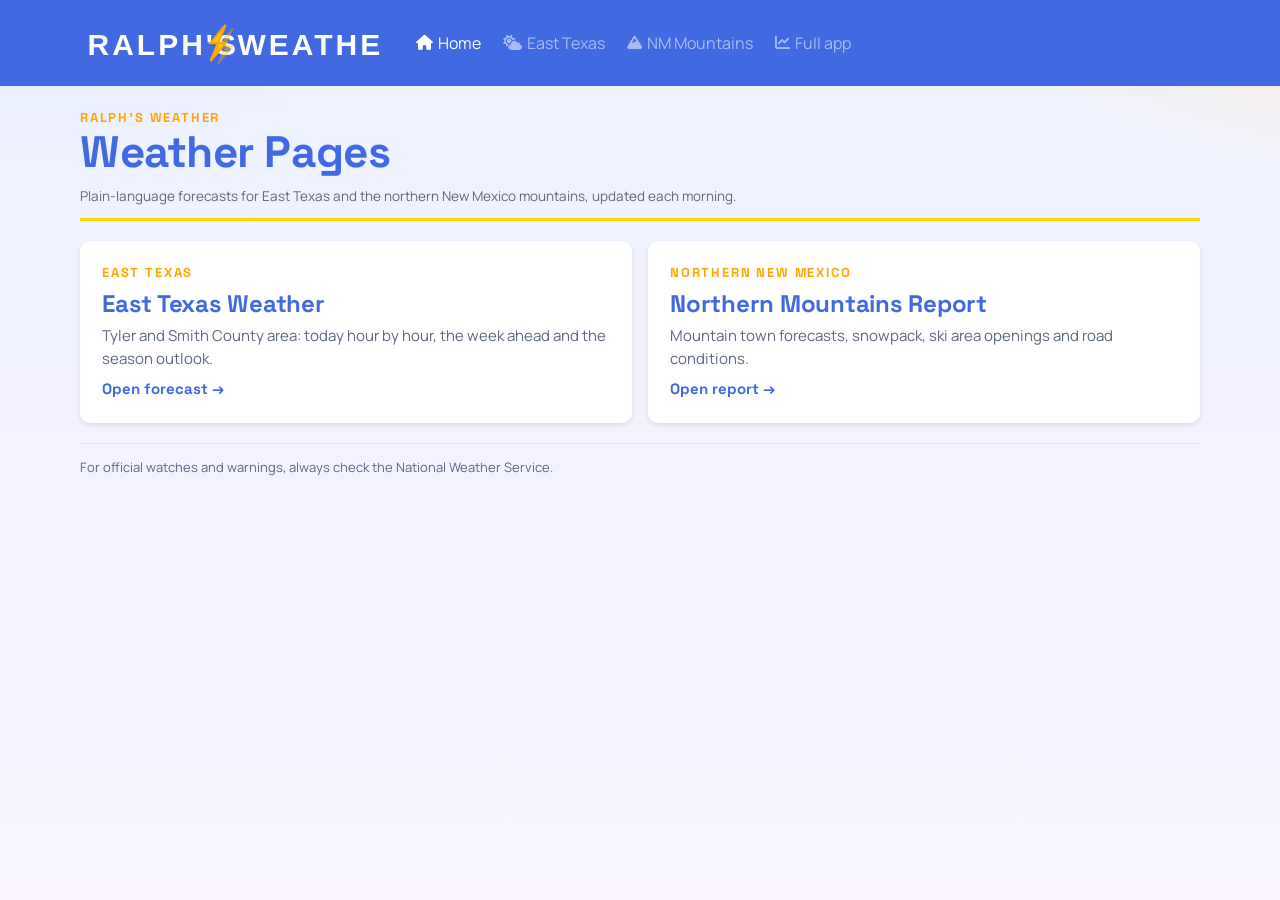
<file: index.html>
<!doctype html>
<html lang="en">
<head>
<meta charset="utf-8">
<meta name="viewport" content="width=device-width, initial-scale=1, viewport-fit=cover">
<title>Ralph's Weather Pages</title>
<meta name="description" content="Quick-glance weather pages for East Texas and the northern New Mexico mountains.">
<meta property="og:title" content="Ralph's Weather Pages">
<meta property="og:description" content="Quick-glance weather pages for East Texas and the northern New Mexico mountains.">
<meta property="og:type" content="website">
<style>:root{color-scheme:light;padding-top:env(safe-area-inset-top,0px);padding-bottom:env(safe-area-inset-bottom,0px)} body{margin:0} img{max-width:100%} [hidden]{display:none!important}</style>
<link rel="preconnect" href="https://fonts.googleapis.com">
<link rel="stylesheet" href="https://fonts.googleapis.com/css2?family=Manrope:wght@400;500;600;700&family=Space+Grotesk:wght@500;600;700&display=swap">
<link rel="stylesheet" href="https://cdnjs.cloudflare.com/ajax/libs/font-awesome/6.0.0/css/all.min.css">
<link rel="icon" href="assets/logo-favicon.svg" type="image/svg+xml">
<link rel="stylesheet" href="assets/style.css">
</head>
<body>

<div class="page">
<header class="topbar"><div class="topbar-in"><a href="./" aria-label="Ralph's Weather home"><img src="assets/logo-mark.svg" alt="Ralph's Weather" width="300" height="60"></a><nav aria-label="Pages"><a href="./" aria-current="page"><i class="fas fa-home" aria-hidden="true"></i>Home</a><a href="east-texas/"><i class="fas fa-cloud-sun" aria-hidden="true"></i>East Texas</a><a href="nm-mountains/"><i class="fas fa-mountain" aria-hidden="true"></i>NM Mountains</a><a href="https://weather-1kz4.onrender.com/"><i class="fas fa-chart-line" aria-hidden="true"></i>Full app</a></nav></div></header>
<main class="wrap">
  <header class="mast">
    <div class="mast-top"><div><div class="brand">Ralph's Weather</div><h1>Weather Pages</h1></div></div>
    <div class="when"><span>Plain-language forecasts for East Texas and the northern New Mexico mountains, updated each morning.</span></div>
  </header>
  <div class="cards">
    <a class="card" href="east-texas/"><span class="brand">East Texas</span><h2>East Texas Weather</h2><p>Tyler and Smith County area: today hour by hour, the week ahead and the season outlook.</p><span class="go">Open forecast →</span></a>
    <a class="card nm" href="nm-mountains/"><span class="brand">Northern New Mexico</span><h2>Northern Mountains Report</h2><p>Mountain town forecasts, snowpack, ski area openings and road conditions.</p><span class="go">Open report →</span></a>
  </div>
  <footer class="foot"><p>For official watches and warnings, always check the National Weather Service.</p></footer>
</main>
</div>
</body>
</html>
</file>
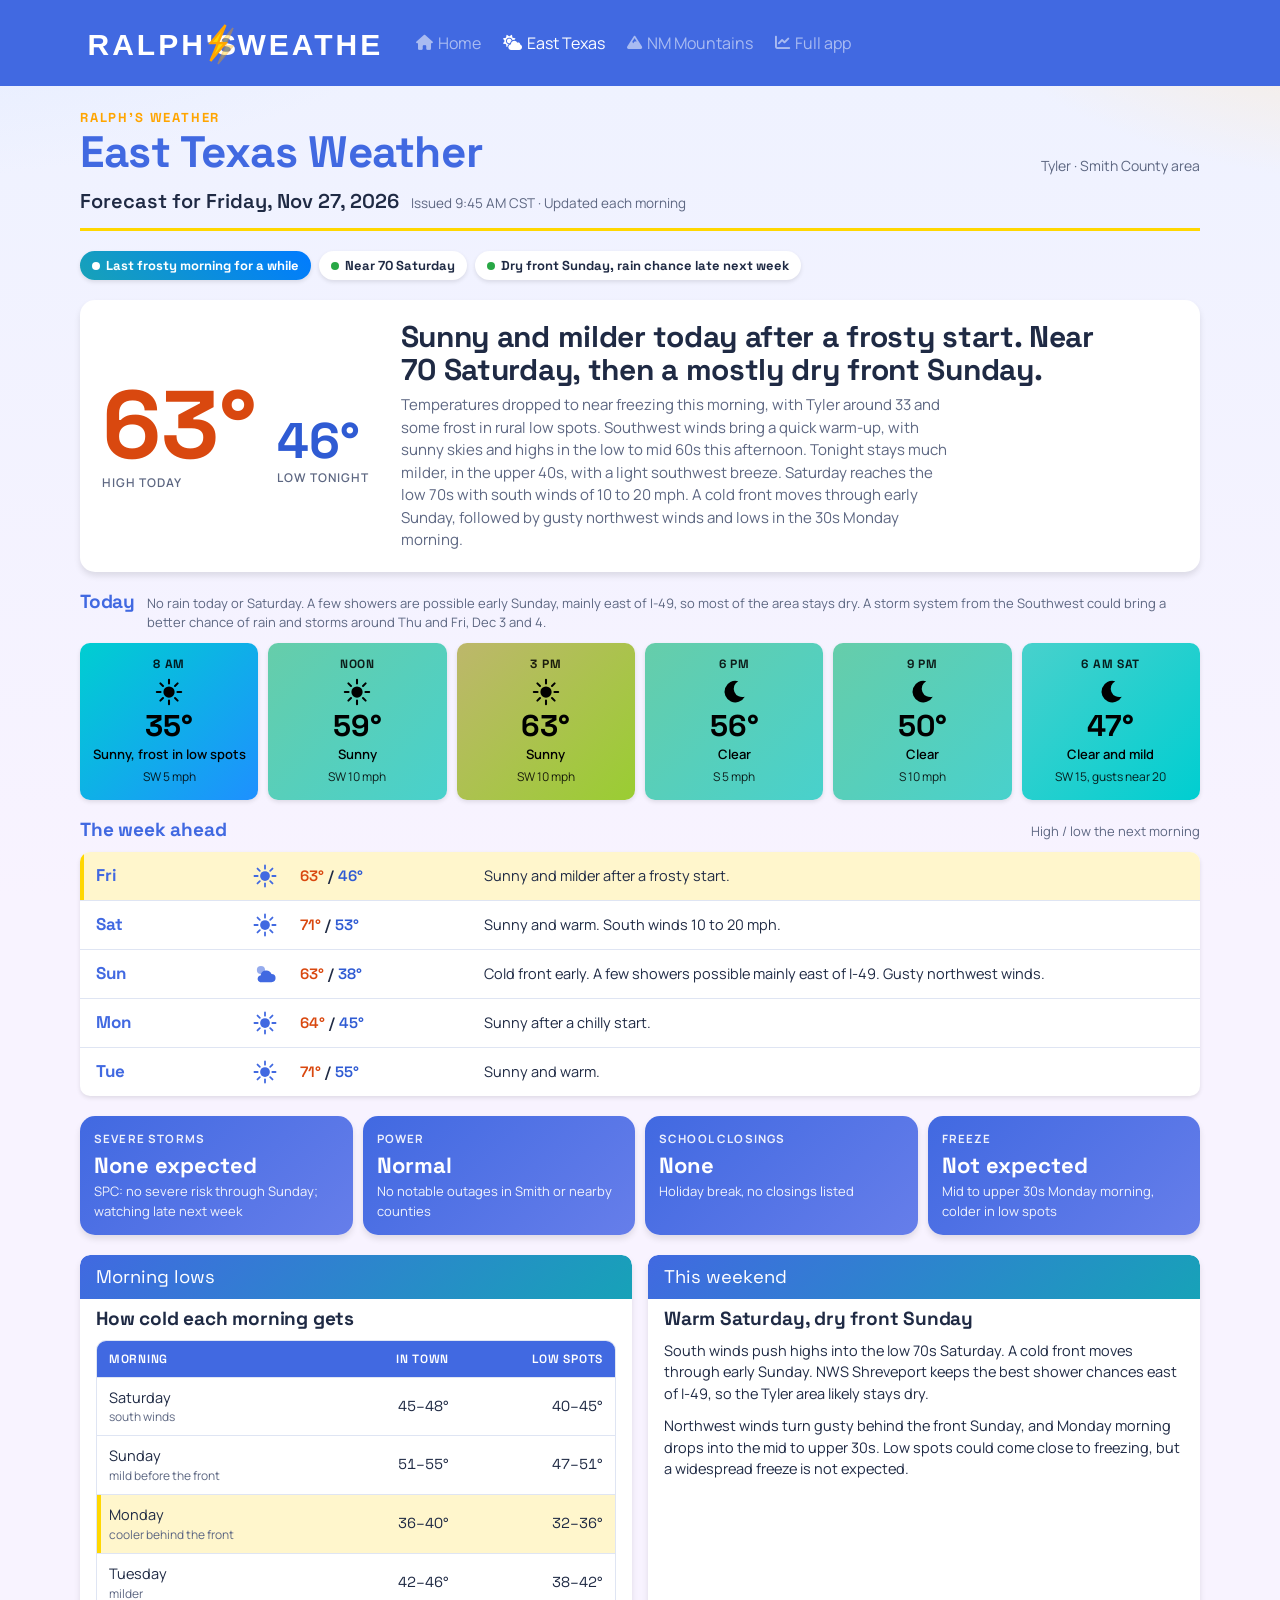
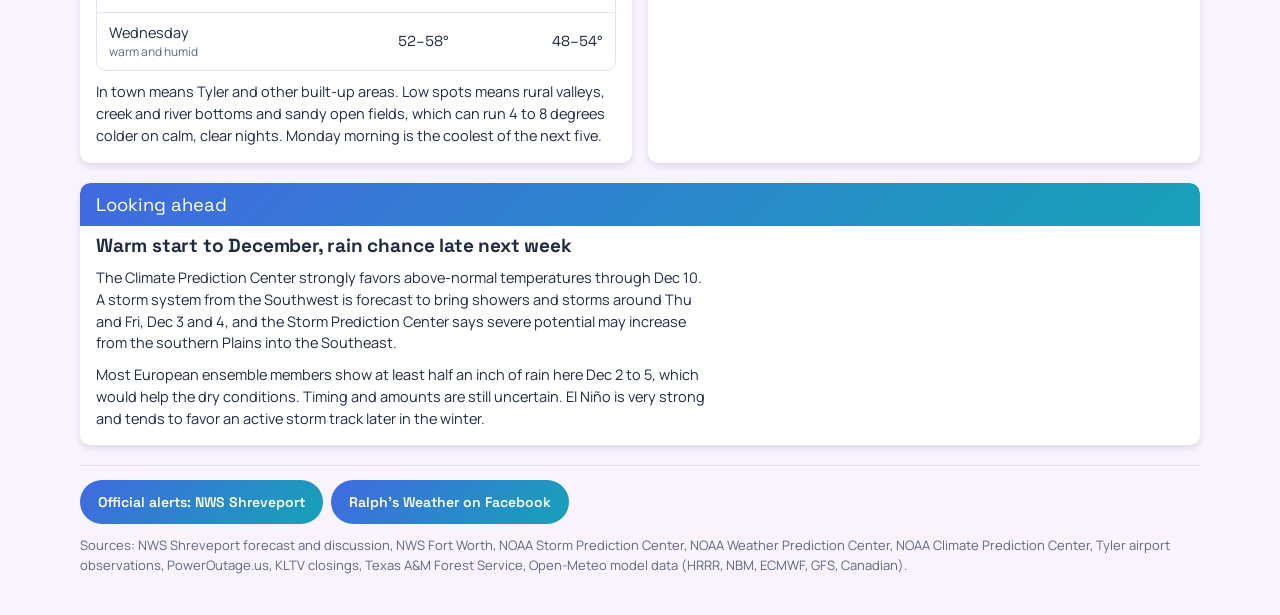
<file: east-texas/index.html>
<!doctype html>
<html lang="en">
<head>
<meta charset="utf-8">
<meta name="viewport" content="width=device-width, initial-scale=1, viewport-fit=cover">
<title>East Texas Weather | Ralph&#x27;s Weather</title>
<meta name="description" content="Today&#x27;s forecast, the week ahead and the outlook for the Tyler and Smith County area.">
<meta property="og:title" content="East Texas Weather | Ralph&#x27;s Weather">
<meta property="og:description" content="Today&#x27;s forecast, the week ahead and the outlook for the Tyler and Smith County area.">
<meta property="og:type" content="website">
<link rel="icon" href="../assets/logo-favicon.svg" type="image/svg+xml">
<style>:root{color-scheme:light;padding-top:env(safe-area-inset-top,0px);padding-bottom:env(safe-area-inset-bottom,0px)} body{margin:0} img{max-width:100%} [hidden]{display:none!important}</style>
<link rel="preconnect" href="https://fonts.googleapis.com">
<link rel="stylesheet" href="https://fonts.googleapis.com/css2?family=Manrope:wght@400;500;600;700&family=Space+Grotesk:wght@500;600;700&display=swap">
<link rel="stylesheet" href="https://cdnjs.cloudflare.com/ajax/libs/font-awesome/6.0.0/css/all.min.css">
<link rel="stylesheet" href="../assets/style.css">
</head>
<body>
<svg width="0" height="0" style="position:absolute" aria-hidden="true">
  <symbol id="sun" viewBox="0 0 32 32"><circle cx="16" cy="16" r="6" fill="currentColor"/><g stroke="currentColor" stroke-width="2.2" stroke-linecap="round" fill="none"><path d="M16 3v4M16 25v4M3 16h4M25 16h4M6.8 6.8l2.8 2.8M22.4 22.4l2.8 2.8M6.8 25.2l2.8-2.8M22.4 9.6l2.8-2.8"/></g></symbol>
  <symbol id="moon" viewBox="0 0 32 32"><path d="M20.5 4.5A11.5 11.5 0 1 0 27.5 21 9 9 0 0 1 20.5 4.5z" fill="currentColor"/></symbol>
  <symbol id="pcloud" viewBox="0 0 32 32"><circle cx="11" cy="11" r="5" fill="currentColor" opacity=".55"/><path d="M10 26h14a5 5 0 0 0 0-10 7 7 0 0 0-13.4 1.8A4.2 4.2 0 0 0 10 26z" fill="currentColor"/></symbol>
  <symbol id="cloud" viewBox="0 0 32 32"><path d="M8 25h16a6 6 0 0 0 0-12 8 8 0 0 0-15.3 2.2A5 5 0 0 0 8 25z" fill="currentColor"/></symbol>
  <symbol id="rain" viewBox="0 0 32 32"><path d="M9 19h15a5 5 0 0 0 0-10 7 7 0 0 0-13.4 1.8A4.2 4.2 0 0 0 9 19z" fill="currentColor"/><g stroke="currentColor" stroke-width="2.2" stroke-linecap="round"><path d="M11 23l-1.5 4M17 23l-1.5 4M23 23l-1.5 4"/></g></symbol>
  <symbol id="storm" viewBox="0 0 32 32"><path d="M9 18h15a5 5 0 0 0 0-10 7 7 0 0 0-13.4 1.8A4.2 4.2 0 0 0 9 18z" fill="currentColor"/><path d="M17 19l-4 6h4l-2 5 6-7h-4l2-4z" fill="currentColor"/></symbol>
  <symbol id="snow" viewBox="0 0 32 32"><path d="M9 18h15a5 5 0 0 0 0-10 7 7 0 0 0-13.4 1.8A4.2 4.2 0 0 0 9 18z" fill="currentColor"/><g fill="currentColor"><circle cx="11" cy="23" r="1.7"/><circle cx="17" cy="25" r="1.7"/><circle cx="23" cy="23" r="1.7"/><circle cx="14" cy="28.5" r="1.5"/><circle cx="20" cy="28.5" r="1.5"/></g></symbol>
  <symbol id="fog" viewBox="0 0 32 32"><g stroke="currentColor" stroke-width="2.4" stroke-linecap="round"><path d="M5 11h22M3 16h26M5 21h22M8 26h16"/></g></symbol>
  <symbol id="wind" viewBox="0 0 32 32"><g stroke="currentColor" stroke-width="2.4" stroke-linecap="round" fill="none"><path d="M4 12h15a4 4 0 1 0-4-4"/><path d="M4 18h21a4 4 0 1 1-4 4"/><path d="M4 24h9"/></g></symbol>
</svg>
<div class="page et">
<header class="topbar"><div class="topbar-in"><a href="../" aria-label="Ralph's Weather home"><img src="../assets/logo-mark.svg" alt="Ralph's Weather" width="300" height="60"></a><nav aria-label="Pages"><a href="../"><i class="fas fa-home" aria-hidden="true"></i>Home</a><a href="../east-texas/" aria-current="page"><i class="fas fa-cloud-sun" aria-hidden="true"></i>East Texas</a><a href="../nm-mountains/"><i class="fas fa-mountain" aria-hidden="true"></i>NM Mountains</a><a href="https://weather-1kz4.onrender.com/"><i class="fas fa-chart-line" aria-hidden="true"></i>Full app</a></nav></div></header>
<main class="wrap">
  <header class="mast">
    <div class="mast-top">
      <div>
        <div class="brand">Ralph&#x27;s Weather</div>
        <h1>East Texas Weather</h1>
      </div>
      <div class="area">Tyler · Smith County area</div>
    </div>
    <div class="when"><b>Forecast for Friday, Nov 27, 2026</b><span>Issued 9:45 AM CST · Updated each morning</span></div>
  </header>

  <div class="status">
    <span class="chip cold"><i></i>Last frosty morning for a while</span>
    <span class="chip "><i></i>Near 70 Saturday</span>
    <span class="chip "><i></i>Dry front Sunday, rain chance late next week</span>
  </div>

  <section class="hero" aria-label="Today at a glance">
    <div class="reading">
      <div><span class="hi">63°</span><small>High today</small></div>
      <div><span class="lo">46°</span><small>Low tonight</small></div>
    </div>
    <div>
      <h2>Sunny and milder today after a frosty start. Near 70 Saturday, then a mostly dry front Sunday.</h2>
      <p>Temperatures dropped to near freezing this morning, with Tyler around 33 and some frost in rural low spots. Southwest winds bring a quick warm-up, with sunny skies and highs in the low to mid 60s this afternoon. Tonight stays much milder, in the upper 40s, with a light southwest breeze. Saturday reaches the low 70s with south winds of 10 to 20 mph. A cold front moves through early Sunday, followed by gusty northwest winds and lows in the 30s Monday morning.</p>
    </div>
  </section>

  <section aria-label="Today hour by hour">
    <div class="sec-h"><h3>Today</h3><span>No rain today or Saturday. A few showers are possible early Sunday, mainly east of I-49, so most of the area stays dry. A storm system from the Southwest could bring a better chance of rain and storms around Thu and Fri, Dec 3 and 4.</span></div>
    <div class="strip">
      <div class="slot tb-30"><span class="t">8 AM</span><svg aria-hidden="true"><use href="#sun"/></svg><span class="deg">35°</span><span class="d">Sunny, frost in low spots</span><span class="w">SW 5 mph</span></div>
      <div class="slot tb-50"><span class="t">Noon</span><svg aria-hidden="true"><use href="#sun"/></svg><span class="deg">59°</span><span class="d">Sunny</span><span class="w">SW 10 mph</span></div>
      <div class="slot tb-60"><span class="t">3 PM</span><svg aria-hidden="true"><use href="#sun"/></svg><span class="deg">63°</span><span class="d">Sunny</span><span class="w">SW 10 mph</span></div>
      <div class="slot tb-50"><span class="t">6 PM</span><svg aria-hidden="true"><use href="#moon"/></svg><span class="deg">56°</span><span class="d">Clear</span><span class="w">S 5 mph</span></div>
      <div class="slot tb-50"><span class="t">9 PM</span><svg aria-hidden="true"><use href="#moon"/></svg><span class="deg">50°</span><span class="d">Clear</span><span class="w">S 10 mph</span></div>
      <div class="slot tb-40"><span class="t">6 AM Sat</span><svg aria-hidden="true"><use href="#moon"/></svg><span class="deg">47°</span><span class="d">Clear and mild</span><span class="w">SW 15, gusts near 20</span></div>
    </div>
  </section>

  <section aria-label="Week ahead">
    <div class="sec-h"><h3>The week ahead</h3><span>High / low the next morning</span></div>
    <div class="days">
      <div class="day flag"><b>Fri</b><svg aria-hidden="true"><use href="#sun"/></svg><span class="hl"><span class="h">63°</span> / <span class="l">46°</span></span><p>Sunny and milder after a frosty start.</p></div>
      <div class="day"><b>Sat</b><svg aria-hidden="true"><use href="#sun"/></svg><span class="hl"><span class="h">71°</span> / <span class="l">53°</span></span><p>Sunny and warm. South winds 10 to 20 mph.</p></div>
      <div class="day"><b>Sun</b><svg aria-hidden="true"><use href="#pcloud"/></svg><span class="hl"><span class="h">63°</span> / <span class="l">38°</span></span><p>Cold front early. A few showers possible mainly east of I-49. Gusty northwest winds.</p></div>
      <div class="day"><b>Mon</b><svg aria-hidden="true"><use href="#sun"/></svg><span class="hl"><span class="h">64°</span> / <span class="l">45°</span></span><p>Sunny after a chilly start.</p></div>
      <div class="day"><b>Tue</b><svg aria-hidden="true"><use href="#sun"/></svg><span class="hl"><span class="h">71°</span> / <span class="l">55°</span></span><p>Sunny and warm.</p></div>
    </div>
  </section>

  <div class="facts">
    <div class="fact"><div class="k">Severe storms</div><div class="v">None expected</div><p>SPC: no severe risk through Sunday; watching late next week</p></div>
    <div class="fact"><div class="k">Power</div><div class="v">Normal</div><p>No notable outages in Smith or nearby counties</p></div>
    <div class="fact"><div class="k">School closings</div><div class="v">None</div><p>Holiday break, no closings listed</p></div>
    <div class="fact"><div class="k">Freeze</div><div class="v">Not expected</div><p>Mid to upper 30s Monday morning, colder in low spots</p></div>
  </div>

  <div class="grid2">
    <section class="panel">
      <span class="k">Morning lows</span>
      <h3>How cold each morning gets</h3>
    <div class="tbl">
        <table>
          <thead><tr><th>Morning</th><th>In town</th><th>Low spots</th></tr></thead>
          <tbody>
            <tr><td>Saturday<span class="el">south winds</span></td><td class="num">45–48°</td><td class="num">40–45°</td></tr>
            <tr><td>Sunday<span class="el">mild before the front</span></td><td class="num">51–55°</td><td class="num">47–51°</td></tr>
            <tr class="key"><td>Monday<span class="el">cooler behind the front</span></td><td class="num">36–40°</td><td class="num">32–36°</td></tr>
            <tr><td>Tuesday<span class="el">milder</span></td><td class="num">42–46°</td><td class="num">38–42°</td></tr>
            <tr><td>Wednesday<span class="el">warm and humid</span></td><td class="num">52–58°</td><td class="num">48–54°</td></tr>
          </tbody>
        </table>
      </div>
      <p>In town means Tyler and other built-up areas. Low spots means rural valleys, creek and river bottoms and sandy open fields, which can run 4 to 8 degrees colder on calm, clear nights. Monday morning is the coolest of the next five.</p>
    </section>
    <section class="panel">
      <span class="k">This weekend</span>
      <h3>Warm Saturday, dry front Sunday</h3>
      <p>South winds push highs into the low 70s Saturday. A cold front moves through early Sunday. NWS Shreveport keeps the best shower chances east of I-49, so the Tyler area likely stays dry.</p>
      <p>Northwest winds turn gusty behind the front Sunday, and Monday morning drops into the mid to upper 30s. Low spots could come close to freezing, but a widespread freeze is not expected.</p>
    </section>
  </div>

  <section class="panel">
      <span class="k">Looking ahead</span>
      <h3>Warm start to December, rain chance late next week</h3>
      <p>The Climate Prediction Center strongly favors above-normal temperatures through Dec 10. A storm system from the Southwest is forecast to bring showers and storms around Thu and Fri, Dec 3 and 4, and the Storm Prediction Center says severe potential may increase from the southern Plains into the Southeast.</p>
      <p>Most European ensemble members show at least half an inch of rain here Dec 2 to 5, which would help the dry conditions. Timing and amounts are still uncertain. El Niño is very strong and tends to favor an active storm track later in the winter.</p>
  </section>

  <footer class="foot">
    <div class="links">
      <a href="https://www.weather.gov/shv/">Official alerts: NWS Shreveport</a>
      <a href="https://www.facebook.com/RalphsWeather/">Ralph&#x27;s Weather on Facebook</a>
    </div>
    <p>Sources: NWS Shreveport forecast and discussion, NWS Fort Worth, NOAA Storm Prediction Center, NOAA Weather Prediction Center, NOAA Climate Prediction Center, Tyler airport observations, PowerOutage.us, KLTV closings, Texas A&amp;M Forest Service, Open-Meteo model data (HRRR, NBM, ECMWF, GFS, Canadian).</p>
  </footer>
</main>
</div>
</body>
</html>
</file>
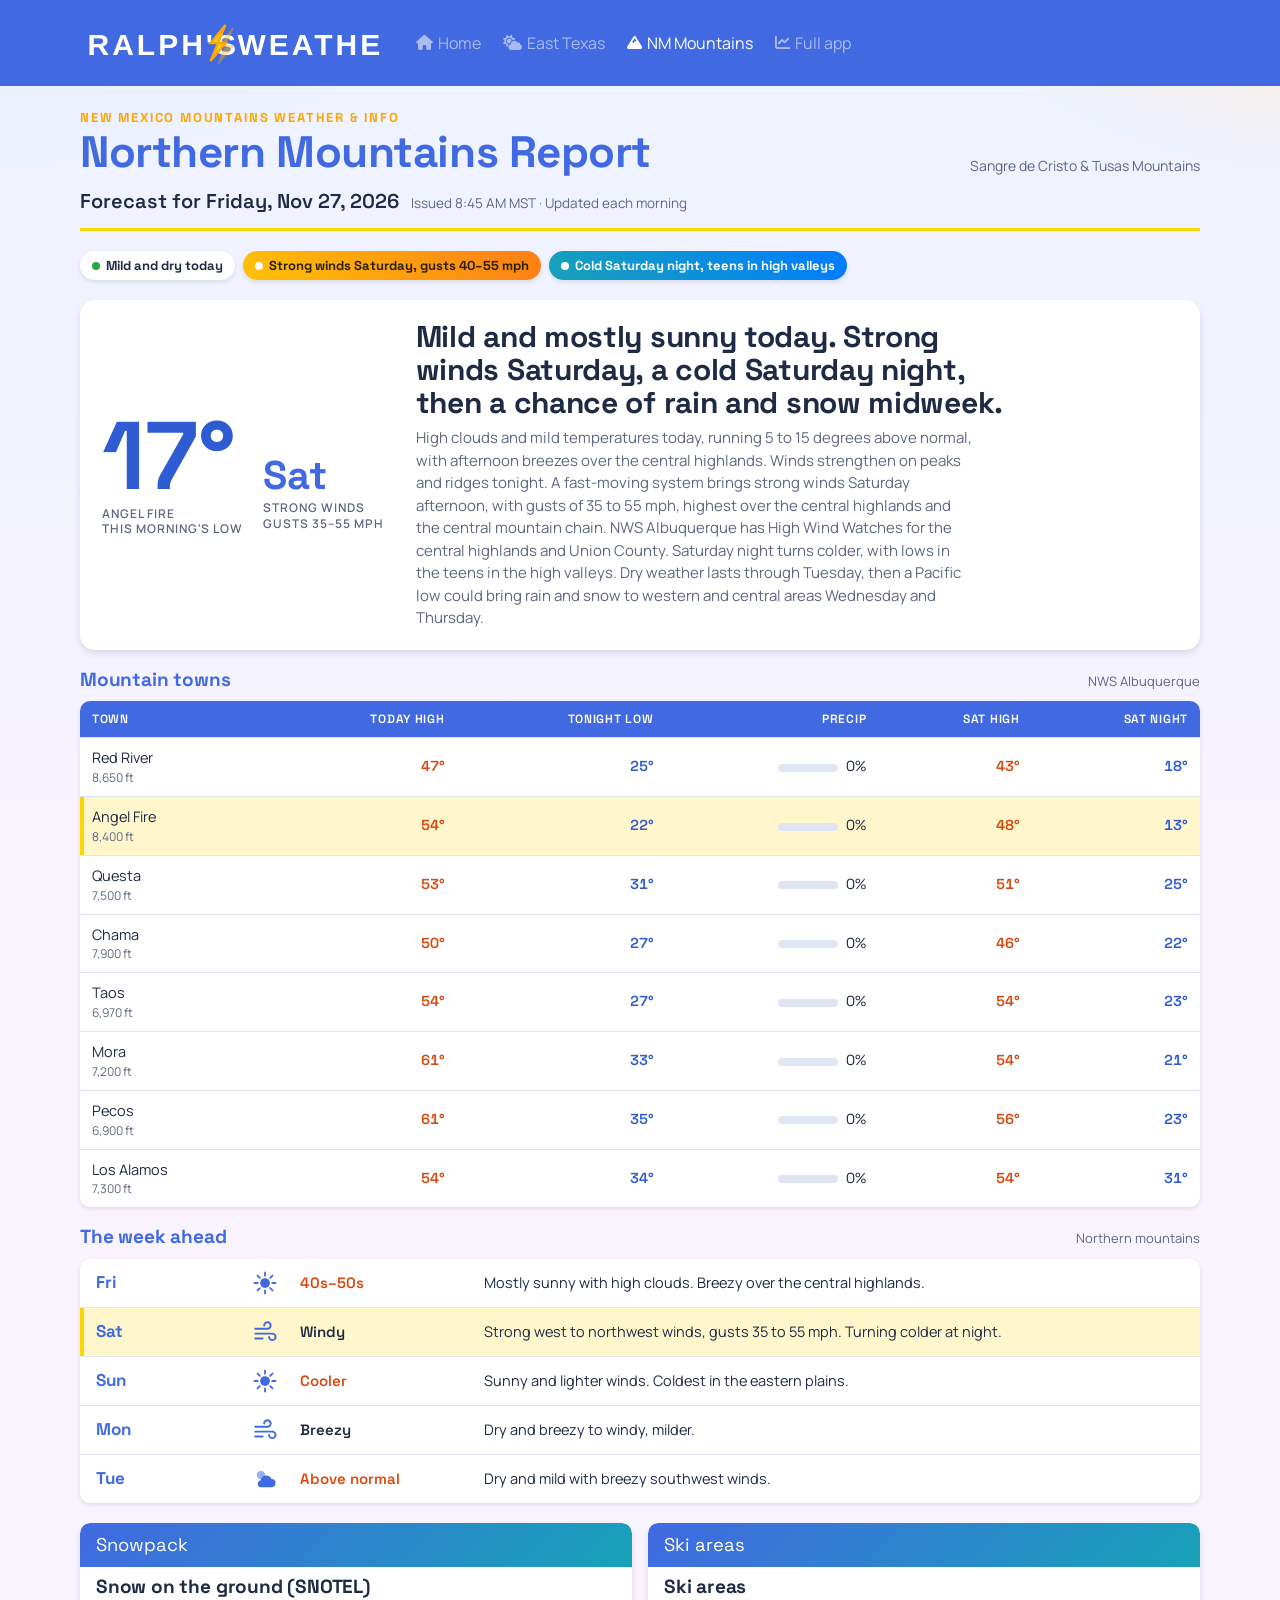
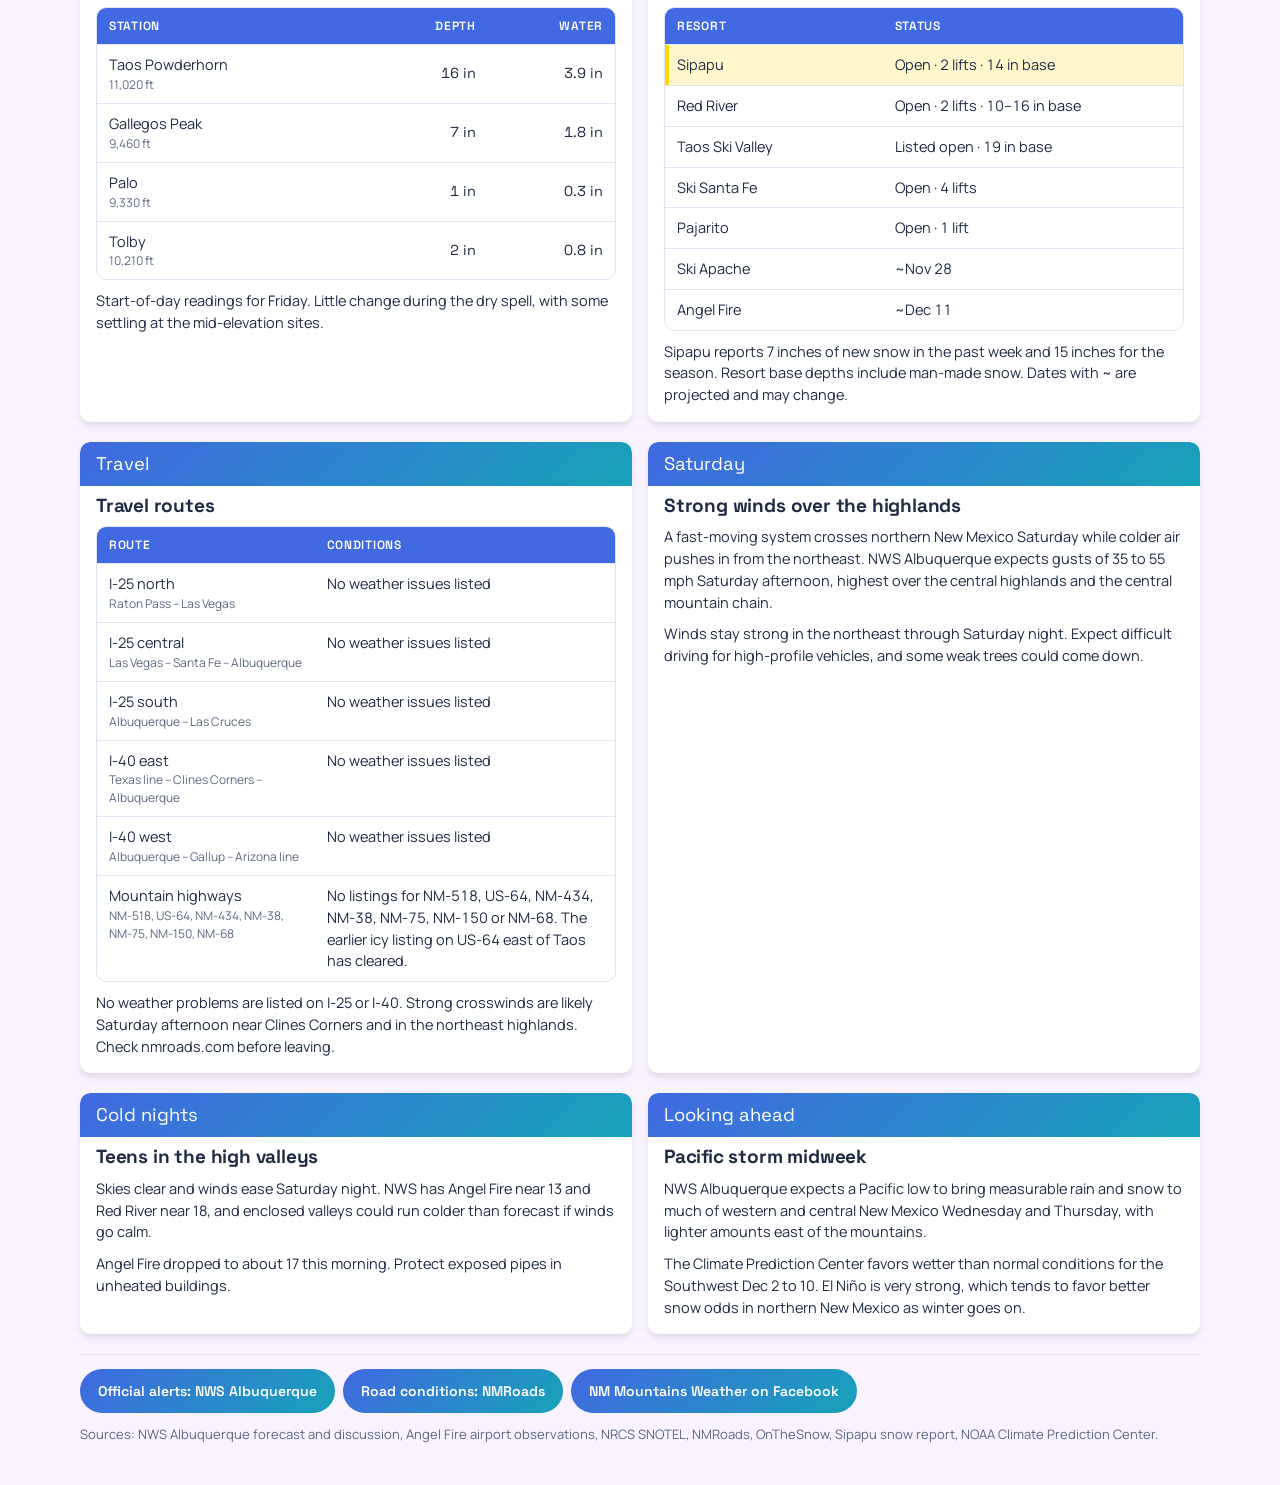
<file: nm-mountains/index.html>
<!doctype html>
<html lang="en">
<head>
<meta charset="utf-8">
<meta name="viewport" content="width=device-width, initial-scale=1, viewport-fit=cover">
<title>Northern Mountains Report | NM Mountains Weather &amp; Info</title>
<meta name="description" content="Town forecasts, snowpack, ski area openings and road conditions for the northern New Mexico mountains.">
<meta property="og:title" content="Northern Mountains Report | NM Mountains Weather &amp; Info">
<meta property="og:description" content="Town forecasts, snowpack, ski area openings and road conditions for the northern New Mexico mountains.">
<meta property="og:type" content="website">
<link rel="icon" href="../assets/logo-favicon.svg" type="image/svg+xml">
<style>:root{color-scheme:light;padding-top:env(safe-area-inset-top,0px);padding-bottom:env(safe-area-inset-bottom,0px)} body{margin:0} img{max-width:100%} [hidden]{display:none!important}</style>
<link rel="preconnect" href="https://fonts.googleapis.com">
<link rel="stylesheet" href="https://fonts.googleapis.com/css2?family=Manrope:wght@400;500;600;700&family=Space+Grotesk:wght@500;600;700&display=swap">
<link rel="stylesheet" href="https://cdnjs.cloudflare.com/ajax/libs/font-awesome/6.0.0/css/all.min.css">
<link rel="stylesheet" href="../assets/style.css">
</head>
<body>
<svg width="0" height="0" style="position:absolute" aria-hidden="true">
  <symbol id="sun" viewBox="0 0 32 32"><circle cx="16" cy="16" r="6" fill="currentColor"/><g stroke="currentColor" stroke-width="2.2" stroke-linecap="round" fill="none"><path d="M16 3v4M16 25v4M3 16h4M25 16h4M6.8 6.8l2.8 2.8M22.4 22.4l2.8 2.8M6.8 25.2l2.8-2.8M22.4 9.6l2.8-2.8"/></g></symbol>
  <symbol id="moon" viewBox="0 0 32 32"><path d="M20.5 4.5A11.5 11.5 0 1 0 27.5 21 9 9 0 0 1 20.5 4.5z" fill="currentColor"/></symbol>
  <symbol id="pcloud" viewBox="0 0 32 32"><circle cx="11" cy="11" r="5" fill="currentColor" opacity=".55"/><path d="M10 26h14a5 5 0 0 0 0-10 7 7 0 0 0-13.4 1.8A4.2 4.2 0 0 0 10 26z" fill="currentColor"/></symbol>
  <symbol id="cloud" viewBox="0 0 32 32"><path d="M8 25h16a6 6 0 0 0 0-12 8 8 0 0 0-15.3 2.2A5 5 0 0 0 8 25z" fill="currentColor"/></symbol>
  <symbol id="rain" viewBox="0 0 32 32"><path d="M9 19h15a5 5 0 0 0 0-10 7 7 0 0 0-13.4 1.8A4.2 4.2 0 0 0 9 19z" fill="currentColor"/><g stroke="currentColor" stroke-width="2.2" stroke-linecap="round"><path d="M11 23l-1.5 4M17 23l-1.5 4M23 23l-1.5 4"/></g></symbol>
  <symbol id="storm" viewBox="0 0 32 32"><path d="M9 18h15a5 5 0 0 0 0-10 7 7 0 0 0-13.4 1.8A4.2 4.2 0 0 0 9 18z" fill="currentColor"/><path d="M17 19l-4 6h4l-2 5 6-7h-4l2-4z" fill="currentColor"/></symbol>
  <symbol id="snow" viewBox="0 0 32 32"><path d="M9 18h15a5 5 0 0 0 0-10 7 7 0 0 0-13.4 1.8A4.2 4.2 0 0 0 9 18z" fill="currentColor"/><g fill="currentColor"><circle cx="11" cy="23" r="1.7"/><circle cx="17" cy="25" r="1.7"/><circle cx="23" cy="23" r="1.7"/><circle cx="14" cy="28.5" r="1.5"/><circle cx="20" cy="28.5" r="1.5"/></g></symbol>
  <symbol id="fog" viewBox="0 0 32 32"><g stroke="currentColor" stroke-width="2.4" stroke-linecap="round"><path d="M5 11h22M3 16h26M5 21h22M8 26h16"/></g></symbol>
  <symbol id="wind" viewBox="0 0 32 32"><g stroke="currentColor" stroke-width="2.4" stroke-linecap="round" fill="none"><path d="M4 12h15a4 4 0 1 0-4-4"/><path d="M4 18h21a4 4 0 1 1-4 4"/><path d="M4 24h9"/></g></symbol>
</svg>
<div class="page nm">
<header class="topbar"><div class="topbar-in"><a href="../" aria-label="Ralph's Weather home"><img src="../assets/logo-mark.svg" alt="Ralph's Weather" width="300" height="60"></a><nav aria-label="Pages"><a href="../"><i class="fas fa-home" aria-hidden="true"></i>Home</a><a href="../east-texas/"><i class="fas fa-cloud-sun" aria-hidden="true"></i>East Texas</a><a href="../nm-mountains/" aria-current="page"><i class="fas fa-mountain" aria-hidden="true"></i>NM Mountains</a><a href="https://weather-1kz4.onrender.com/"><i class="fas fa-chart-line" aria-hidden="true"></i>Full app</a></nav></div></header>
<main class="wrap">
  <header class="mast">
    <div class="mast-top">
      <div>
        <div class="brand">New Mexico Mountains Weather &amp; Info</div>
        <h1>Northern Mountains Report</h1>
      </div>
      <div class="area">Sangre de Cristo &amp; Tusas Mountains</div>
    </div>
    <div class="when"><b>Forecast for Friday, Nov 27, 2026</b><span>Issued 8:45 AM MST · Updated each morning</span></div>
  </header>

  <div class="status">
    <span class="chip "><i></i>Mild and dry today</span>
    <span class="chip watch"><i></i>Strong winds Saturday, gusts 40–55 mph</span>
    <span class="chip cold"><i></i>Cold Saturday night, teens in high valleys</span>
  </div>

  <section class="hero" aria-label="Today at a glance">
    <div class="reading">
      <div><span class="big-cold">17°</span><small>Angel Fire<br>this morning&#x27;s low</small></div>
      <div><span class="side">Sat</span><small>Strong winds<br>gusts 35–55 mph</small></div>
    </div>
    <div>
      <h2>Mild and mostly sunny today. Strong winds Saturday, a cold Saturday night, then a chance of rain and snow midweek.</h2>
      <p>High clouds and mild temperatures today, running 5 to 15 degrees above normal, with afternoon breezes over the central highlands. Winds strengthen on peaks and ridges tonight. A fast-moving system brings strong winds Saturday afternoon, with gusts of 35 to 55 mph, highest over the central highlands and the central mountain chain. NWS Albuquerque has High Wind Watches for the central highlands and Union County. Saturday night turns colder, with lows in the teens in the high valleys. Dry weather lasts through Tuesday, then a Pacific low could bring rain and snow to western and central areas Wednesday and Thursday.</p>
    </div>
  </section>

  <section aria-label="Town forecasts">
    <div class="sec-h"><h3>Mountain towns</h3><span>NWS Albuquerque</span></div>
    <div class="tbl">
      <table>
        <thead><tr><th>Town</th><th class="hide-sm">Today high</th><th>Tonight low</th><th>Precip</th><th class="hide-sm">Sat high</th><th>Sat night</th></tr></thead>
        <tbody>
          <tr><td>Red River<span class="el">8,650 ft</span></td><td class="num hide-sm"><span class="h">47°</span></td><td class="num"><span class="l">25°</span></td><td class="num"><span class="meter"><i style="width:0%"></i></span>0%</td><td class="num hide-sm"><span class="h">43°</span></td><td class="num"><span class="l">18°</span></td></tr>
          <tr class="key"><td>Angel Fire<span class="el">8,400 ft</span></td><td class="num hide-sm"><span class="h">54°</span></td><td class="num"><span class="l">22°</span></td><td class="num"><span class="meter"><i style="width:0%"></i></span>0%</td><td class="num hide-sm"><span class="h">48°</span></td><td class="num"><span class="l">13°</span></td></tr>
          <tr><td>Questa<span class="el">7,500 ft</span></td><td class="num hide-sm"><span class="h">53°</span></td><td class="num"><span class="l">31°</span></td><td class="num"><span class="meter"><i style="width:0%"></i></span>0%</td><td class="num hide-sm"><span class="h">51°</span></td><td class="num"><span class="l">25°</span></td></tr>
          <tr><td>Chama<span class="el">7,900 ft</span></td><td class="num hide-sm"><span class="h">50°</span></td><td class="num"><span class="l">27°</span></td><td class="num"><span class="meter"><i style="width:0%"></i></span>0%</td><td class="num hide-sm"><span class="h">46°</span></td><td class="num"><span class="l">22°</span></td></tr>
          <tr><td>Taos<span class="el">6,970 ft</span></td><td class="num hide-sm"><span class="h">54°</span></td><td class="num"><span class="l">27°</span></td><td class="num"><span class="meter"><i style="width:0%"></i></span>0%</td><td class="num hide-sm"><span class="h">54°</span></td><td class="num"><span class="l">23°</span></td></tr>
          <tr><td>Mora<span class="el">7,200 ft</span></td><td class="num hide-sm"><span class="h">61°</span></td><td class="num"><span class="l">33°</span></td><td class="num"><span class="meter"><i style="width:0%"></i></span>0%</td><td class="num hide-sm"><span class="h">54°</span></td><td class="num"><span class="l">21°</span></td></tr>
          <tr><td>Pecos<span class="el">6,900 ft</span></td><td class="num hide-sm"><span class="h">61°</span></td><td class="num"><span class="l">35°</span></td><td class="num"><span class="meter"><i style="width:0%"></i></span>0%</td><td class="num hide-sm"><span class="h">56°</span></td><td class="num"><span class="l">23°</span></td></tr>
          <tr><td>Los Alamos<span class="el">7,300 ft</span></td><td class="num hide-sm"><span class="h">54°</span></td><td class="num"><span class="l">34°</span></td><td class="num"><span class="meter"><i style="width:0%"></i></span>0%</td><td class="num hide-sm"><span class="h">54°</span></td><td class="num"><span class="l">31°</span></td></tr>
        </tbody>
      </table>
    </div>
  </section>

  <section aria-label="Week ahead">
    <div class="sec-h"><h3>The week ahead</h3><span>Northern mountains</span></div>
    <div class="days">
      <div class="day"><b>Fri</b><svg aria-hidden="true"><use href="#sun"/></svg><span class="hl"><span class="h">40s–50s</span></span><p>Mostly sunny with high clouds. Breezy over the central highlands.</p></div>
      <div class="day flag"><b>Sat</b><svg aria-hidden="true"><use href="#wind"/></svg><span class="hl">Windy</span><p>Strong west to northwest winds, gusts 35 to 55 mph. Turning colder at night.</p></div>
      <div class="day"><b>Sun</b><svg aria-hidden="true"><use href="#sun"/></svg><span class="hl"><span class="h">Cooler</span></span><p>Sunny and lighter winds. Coldest in the eastern plains.</p></div>
      <div class="day"><b>Mon</b><svg aria-hidden="true"><use href="#wind"/></svg><span class="hl">Breezy</span><p>Dry and breezy to windy, milder.</p></div>
      <div class="day"><b>Tue</b><svg aria-hidden="true"><use href="#pcloud"/></svg><span class="hl"><span class="h">Above normal</span></span><p>Dry and mild with breezy southwest winds.</p></div>
    </div>
  </section>

  <div class="grid2">
    <section class="panel">
      <span class="k">Snowpack</span>
      <h3>Snow on the ground (SNOTEL)</h3>
    <div class="tbl">
        <table>
          <thead><tr><th>Station</th><th>Depth</th><th>Water</th></tr></thead>
          <tbody>
            <tr><td>Taos Powderhorn<span class="el">11,020 ft</span></td><td class="num">16 in</td><td class="num">3.9 in</td></tr>
            <tr><td>Gallegos Peak<span class="el">9,460 ft</span></td><td class="num">7 in</td><td class="num">1.8 in</td></tr>
            <tr><td>Palo<span class="el">9,330 ft</span></td><td class="num">1 in</td><td class="num">0.3 in</td></tr>
            <tr><td>Tolby<span class="el">10,210 ft</span></td><td class="num">2 in</td><td class="num">0.8 in</td></tr>
          </tbody>
        </table>
      </div>
      <p>Start-of-day readings for Friday. Little change during the dry spell, with some settling at the mid-elevation sites.</p>
    </section>
    <section class="panel">
      <span class="k">Ski areas</span>
      <h3>Ski areas</h3>
    <div class="tbl">
        <table>
          <thead><tr><th>Resort</th><th>Status</th></tr></thead>
          <tbody>
            <tr class="key"><td>Sipapu</td><td class="num">Open · 2 lifts · 14 in base</td></tr>
            <tr><td>Red River</td><td class="num">Open · 2 lifts · 10–16 in base</td></tr>
            <tr><td>Taos Ski Valley</td><td class="num">Listed open · 19 in base</td></tr>
            <tr><td>Ski Santa Fe</td><td class="num">Open · 4 lifts</td></tr>
            <tr><td>Pajarito</td><td class="num">Open · 1 lift</td></tr>
            <tr><td>Ski Apache</td><td class="num">~Nov 28</td></tr>
            <tr><td>Angel Fire</td><td class="num">~Dec 11</td></tr>
          </tbody>
        </table>
      </div>
      <p>Sipapu reports 7 inches of new snow in the past week and 15 inches for the season. Resort base depths include man-made snow. Dates with ~ are projected and may change.</p>
    </section>
  </div>

  <div class="grid2">
    <section class="panel">
      <span class="k">Travel</span>
      <h3>Travel routes</h3>
    <div class="tbl">
        <table>
          <thead><tr><th>Route</th><th>Conditions</th></tr></thead>
          <tbody>
            <tr><td>I-25 north<span class="el">Raton Pass – Las Vegas</span></td><td class="num">No weather issues listed</td></tr>
            <tr><td>I-25 central<span class="el">Las Vegas – Santa Fe – Albuquerque</span></td><td class="num">No weather issues listed</td></tr>
            <tr><td>I-25 south<span class="el">Albuquerque – Las Cruces</span></td><td class="num">No weather issues listed</td></tr>
            <tr><td>I-40 east<span class="el">Texas line – Clines Corners – Albuquerque</span></td><td class="num">No weather issues listed</td></tr>
            <tr><td>I-40 west<span class="el">Albuquerque – Gallup – Arizona line</span></td><td class="num">No weather issues listed</td></tr>
            <tr><td>Mountain highways<span class="el">NM-518, US-64, NM-434, NM-38, NM-75, NM-150, NM-68</span></td><td class="num">No listings for NM-518, US-64, NM-434, NM-38, NM-75, NM-150 or NM-68. The earlier icy listing on US-64 east of Taos has cleared.</td></tr>
          </tbody>
        </table>
      </div>
      <p>No weather problems are listed on I-25 or I-40. Strong crosswinds are likely Saturday afternoon near Clines Corners and in the northeast highlands. Check nmroads.com before leaving.</p>
    </section>
    <section class="panel">
      <span class="k">Saturday</span>
      <h3>Strong winds over the highlands</h3>
      <p>A fast-moving system crosses northern New Mexico Saturday while colder air pushes in from the northeast. NWS Albuquerque expects gusts of 35 to 55 mph Saturday afternoon, highest over the central highlands and the central mountain chain.</p>
      <p>Winds stay strong in the northeast through Saturday night. Expect difficult driving for high-profile vehicles, and some weak trees could come down.</p>
    </section>
  </div>

  <div class="grid2">
    <section class="panel">
      <span class="k">Cold nights</span>
      <h3>Teens in the high valleys</h3>
      <p>Skies clear and winds ease Saturday night. NWS has Angel Fire near 13 and Red River near 18, and enclosed valleys could run colder than forecast if winds go calm.</p>
      <p>Angel Fire dropped to about 17 this morning. Protect exposed pipes in unheated buildings.</p>
    </section>
    <section class="panel">
      <span class="k">Looking ahead</span>
      <h3>Pacific storm midweek</h3>
      <p>NWS Albuquerque expects a Pacific low to bring measurable rain and snow to much of western and central New Mexico Wednesday and Thursday, with lighter amounts east of the mountains.</p>
      <p>The Climate Prediction Center favors wetter than normal conditions for the Southwest Dec 2 to 10. El Niño is very strong, which tends to favor better snow odds in northern New Mexico as winter goes on.</p>
    </section>
  </div>

  <footer class="foot">
    <div class="links">
      <a href="https://www.weather.gov/abq/">Official alerts: NWS Albuquerque</a>
      <a href="https://www.nmroads.com">Road conditions: NMRoads</a>
      <a href="https://www.facebook.com/jicaritapeak/">NM Mountains Weather on Facebook</a>
    </div>
    <p>Sources: NWS Albuquerque forecast and discussion, Angel Fire airport observations, NRCS SNOTEL, NMRoads, OnTheSnow, Sipapu snow report, NOAA Climate Prediction Center.</p>
  </footer>
</main>
</div>
</body>
</html>
</file>
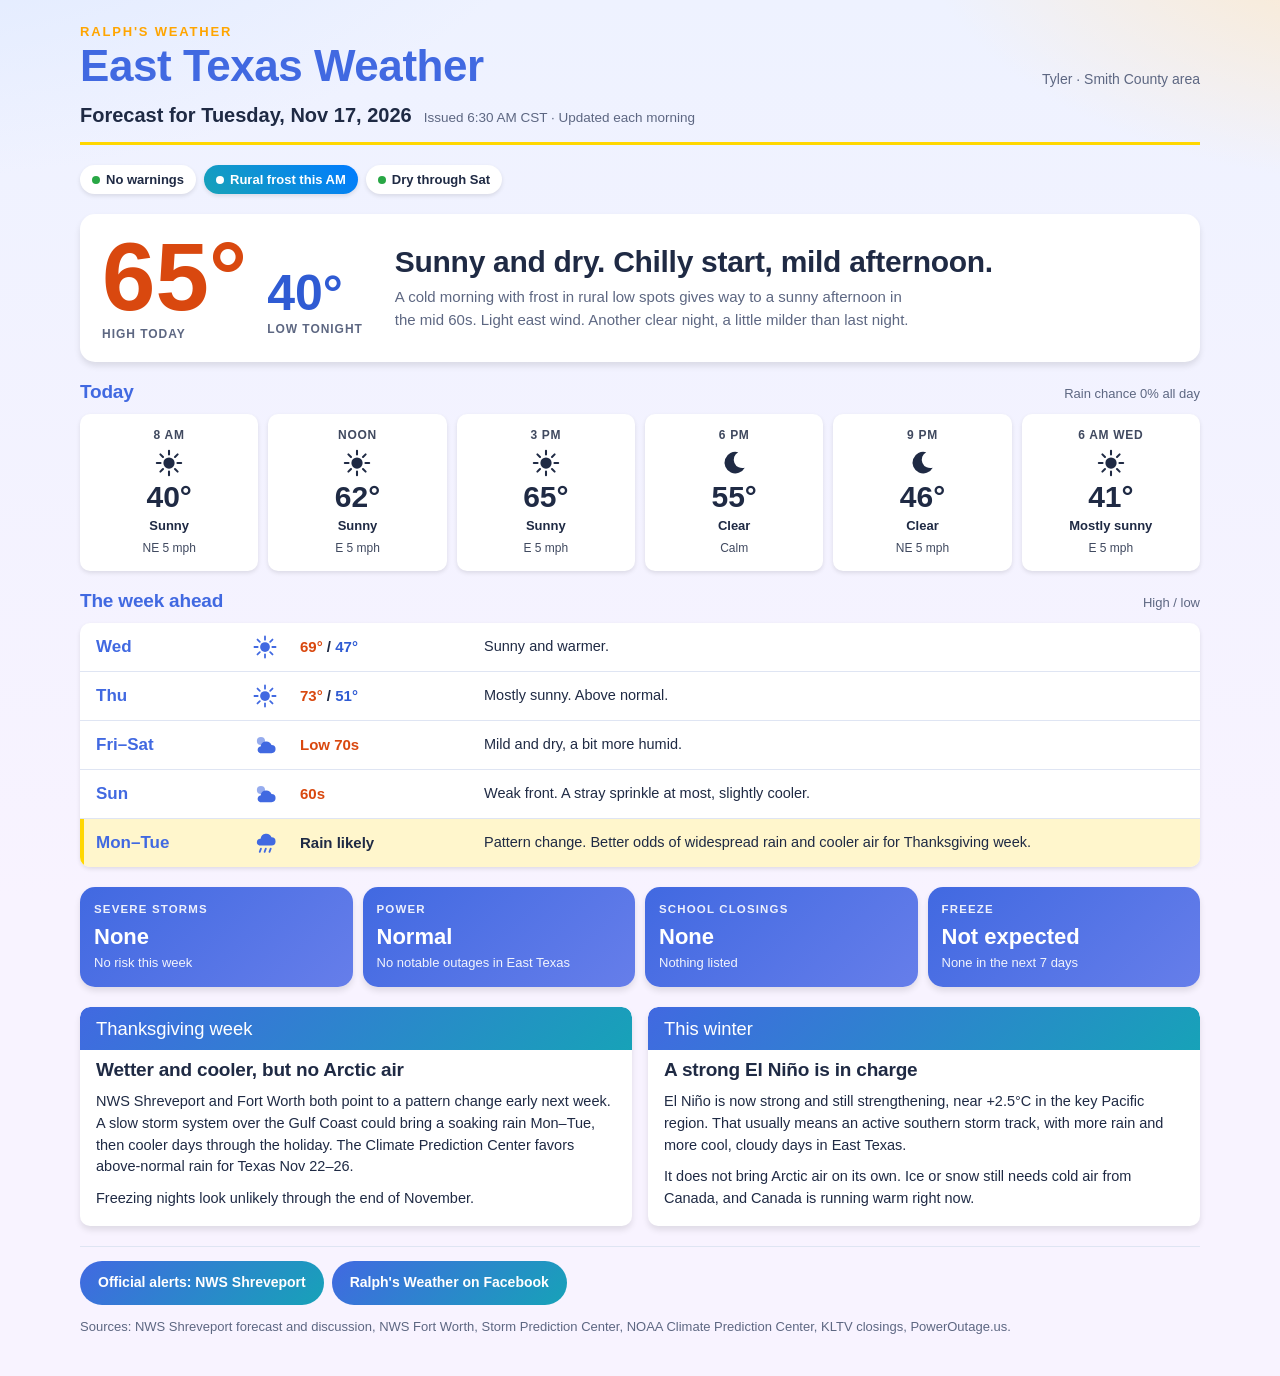
<file: east-texas-index.html>
<!doctype html>
<html lang="en">
<head>
<meta charset="utf-8">
<meta name="viewport" content="width=device-width, initial-scale=1, viewport-fit=cover">
<title>East Texas Weather | Ralph's Weather</title>
<meta name="description" content="Today's forecast, the week ahead and the outlook for the Tyler and Smith County area.">
<meta property="og:title" content="East Texas Weather | Ralph's Weather">
<meta property="og:description" content="Today's forecast, the week ahead and the outlook for the Tyler and Smith County area.">
<meta property="og:type" content="website">
<style>:root{color-scheme:light dark;padding-top:env(safe-area-inset-top,0px);padding-bottom:env(safe-area-inset-bottom,0px)} body{margin:0} img{max-width:100%} [hidden]{display:none!important}</style>
<link rel="preconnect" href="https://fonts.googleapis.com">
<link rel="stylesheet" href="https://fonts.googleapis.com/css2?family=Barlow+Condensed:wght@500;600&family=IBM+Plex+Mono:wght@400;500&family=Inter:wght@400;500;600&display=swap">
<link rel="stylesheet" href="../assets/style.css">
</head>
<body>
<svg width="0" height="0" style="position:absolute" aria-hidden="true">
  <symbol id="sun" viewBox="0 0 32 32"><circle cx="16" cy="16" r="6" fill="currentColor"/><g stroke="currentColor" stroke-width="2.2" stroke-linecap="round" fill="none"><path d="M16 3v4M16 25v4M3 16h4M25 16h4M6.8 6.8l2.8 2.8M22.4 22.4l2.8 2.8M6.8 25.2l2.8-2.8M22.4 9.6l2.8-2.8"/></g></symbol>
  <symbol id="moon" viewBox="0 0 32 32"><path d="M20.5 4.5A11.5 11.5 0 1 0 27.5 21 9 9 0 0 1 20.5 4.5z" fill="currentColor"/></symbol>
  <symbol id="pcloud" viewBox="0 0 32 32"><circle cx="11" cy="11" r="5" fill="currentColor" opacity=".55"/><path d="M10 26h14a5 5 0 0 0 0-10 7 7 0 0 0-13.4 1.8A4.2 4.2 0 0 0 10 26z" fill="currentColor"/></symbol>
  <symbol id="rain" viewBox="0 0 32 32"><path d="M9 19h15a5 5 0 0 0 0-10 7 7 0 0 0-13.4 1.8A4.2 4.2 0 0 0 9 19z" fill="currentColor"/><g stroke="currentColor" stroke-width="2.2" stroke-linecap="round"><path d="M11 23l-1.5 4M17 23l-1.5 4M23 23l-1.5 4"/></g></symbol>
  <symbol id="snow" viewBox="0 0 32 32"><path d="M9 18h15a5 5 0 0 0 0-10 7 7 0 0 0-13.4 1.8A4.2 4.2 0 0 0 9 18z" fill="currentColor"/><g fill="currentColor"><circle cx="11" cy="23" r="1.7"/><circle cx="17" cy="25" r="1.7"/><circle cx="23" cy="23" r="1.7"/><circle cx="14" cy="28.5" r="1.5"/><circle cx="20" cy="28.5" r="1.5"/></g></symbol>
  <symbol id="wind" viewBox="0 0 32 32"><g stroke="currentColor" stroke-width="2.4" stroke-linecap="round" fill="none"><path d="M4 12h15a4 4 0 1 0-4-4"/><path d="M4 18h21a4 4 0 1 1-4 4"/><path d="M4 24h9"/></g></symbol>
</svg>
<div class="page et">
<main class="wrap">

  <header class="mast">
    <div class="mast-top">
      <div>
        <div class="brand">Ralph's Weather</div>
        <h1>East Texas Weather</h1>
      </div>
      <div class="area">Tyler · Smith County area</div>
    </div>
    <div class="when"><b>Forecast for Tuesday, Nov 17, 2026</b><span>Issued 6:30 AM CST · Updated each morning</span></div>
  </header>

  <div class="status">
    <span class="chip"><i></i>No warnings</span>
    <span class="chip cold"><i></i>Rural frost this AM</span>
    <span class="chip"><i></i>Dry through Sat</span>
  </div>

  <section class="hero" aria-label="Today at a glance">
    <div class="reading">
      <div><span class="hi">65°</span><small>High today</small></div>
      <div><span class="lo">40°</span><small>Low tonight</small></div>
    </div>
    <div>
      <h2>Sunny and dry. Chilly start, mild afternoon.</h2>
      <p>A cold morning with frost in rural low spots gives way to a sunny afternoon in the mid 60s. Light east wind. Another clear night, a little milder than last night.</p>
    </div>
  </section>

  <section aria-label="Today hour by hour">
    <div class="sec-h"><h3>Today</h3><span>Rain chance 0% all day</span></div>
    <div class="strip">
      <div class="slot"><span class="t">8 AM</span><svg aria-hidden="true"><use href="#sun"/></svg><span class="deg">40°</span><span class="d">Sunny</span><span class="w">NE 5 mph</span></div>
      <div class="slot"><span class="t">Noon</span><svg aria-hidden="true"><use href="#sun"/></svg><span class="deg">62°</span><span class="d">Sunny</span><span class="w">E 5 mph</span></div>
      <div class="slot"><span class="t">3 PM</span><svg aria-hidden="true"><use href="#sun"/></svg><span class="deg">65°</span><span class="d">Sunny</span><span class="w">E 5 mph</span></div>
      <div class="slot"><span class="t">6 PM</span><svg aria-hidden="true"><use href="#moon"/></svg><span class="deg">55°</span><span class="d">Clear</span><span class="w">Calm</span></div>
      <div class="slot"><span class="t">9 PM</span><svg aria-hidden="true"><use href="#moon"/></svg><span class="deg">46°</span><span class="d">Clear</span><span class="w">NE 5 mph</span></div>
      <div class="slot"><span class="t">6 AM Wed</span><svg aria-hidden="true"><use href="#sun"/></svg><span class="deg">41°</span><span class="d">Mostly sunny</span><span class="w">E 5 mph</span></div>
    </div>
  </section>

  <section aria-label="Week ahead">
    <div class="sec-h"><h3>The week ahead</h3><span>High / low</span></div>
    <div class="days">
      <div class="day"><b>Wed</b><svg aria-hidden="true"><use href="#sun"/></svg><span class="hl"><span class="h">69°</span> / <span class="l">47°</span></span><p>Sunny and warmer.</p></div>
      <div class="day"><b>Thu</b><svg aria-hidden="true"><use href="#sun"/></svg><span class="hl"><span class="h">73°</span> / <span class="l">51°</span></span><p>Mostly sunny. Above normal.</p></div>
      <div class="day"><b>Fri–Sat</b><svg aria-hidden="true"><use href="#pcloud"/></svg><span class="hl"><span class="h">Low 70s</span></span><p>Mild and dry, a bit more humid.</p></div>
      <div class="day"><b>Sun</b><svg aria-hidden="true"><use href="#pcloud"/></svg><span class="hl"><span class="h">60s</span></span><p>Weak front. A stray sprinkle at most, slightly cooler.</p></div>
      <div class="day flag"><b>Mon–Tue</b><svg aria-hidden="true"><use href="#rain"/></svg><span class="hl">Rain likely</span><p>Pattern change. Better odds of widespread rain and cooler air for Thanksgiving week.</p></div>
    </div>
  </section>

  <div class="facts">
    <div class="fact"><div class="k">Severe storms</div><div class="v">None</div><p>No risk this week</p></div>
    <div class="fact"><div class="k">Power</div><div class="v">Normal</div><p>No notable outages in East Texas</p></div>
    <div class="fact"><div class="k">School closings</div><div class="v">None</div><p>Nothing listed</p></div>
    <div class="fact"><div class="k">Freeze</div><div class="v">Not expected</div><p>None in the next 7 days</p></div>
  </div>

  <div class="grid2">
    <section class="panel">
      <span class="k">Thanksgiving week</span>
      <h3>Wetter and cooler, but no Arctic air</h3>
      <p>NWS Shreveport and Fort Worth both point to a pattern change early next week. A slow storm system over the Gulf Coast could bring a soaking rain Mon–Tue, then cooler days through the holiday. The Climate Prediction Center favors above-normal rain for Texas Nov 22–26.</p>
      <p>Freezing nights look unlikely through the end of November.</p>
    </section>
    <section class="panel">
      <span class="k">This winter</span>
      <h3>A strong El Niño is in charge</h3>
      <p>El Niño is now strong and still strengthening, near <span class="num">+2.5°C</span> in the key Pacific region. That usually means an active southern storm track, with more rain and more cool, cloudy days in East Texas.</p>
      <p>It does not bring Arctic air on its own. Ice or snow still needs cold air from Canada, and Canada is running warm right now.</p>
    </section>
  </div>

  <footer class="foot">
    <div class="links">
      <a href="https://www.weather.gov/shv/">Official alerts: NWS Shreveport</a>
      <a href="https://www.facebook.com/RalphsWeather/">Ralph's Weather on Facebook</a>
    </div>
    <p>Sources: NWS Shreveport forecast and discussion, NWS Fort Worth, Storm Prediction Center, NOAA Climate Prediction Center, KLTV closings, PowerOutage.us.</p>
  </footer>

</main>
</div>
</body>
</html>
</file>
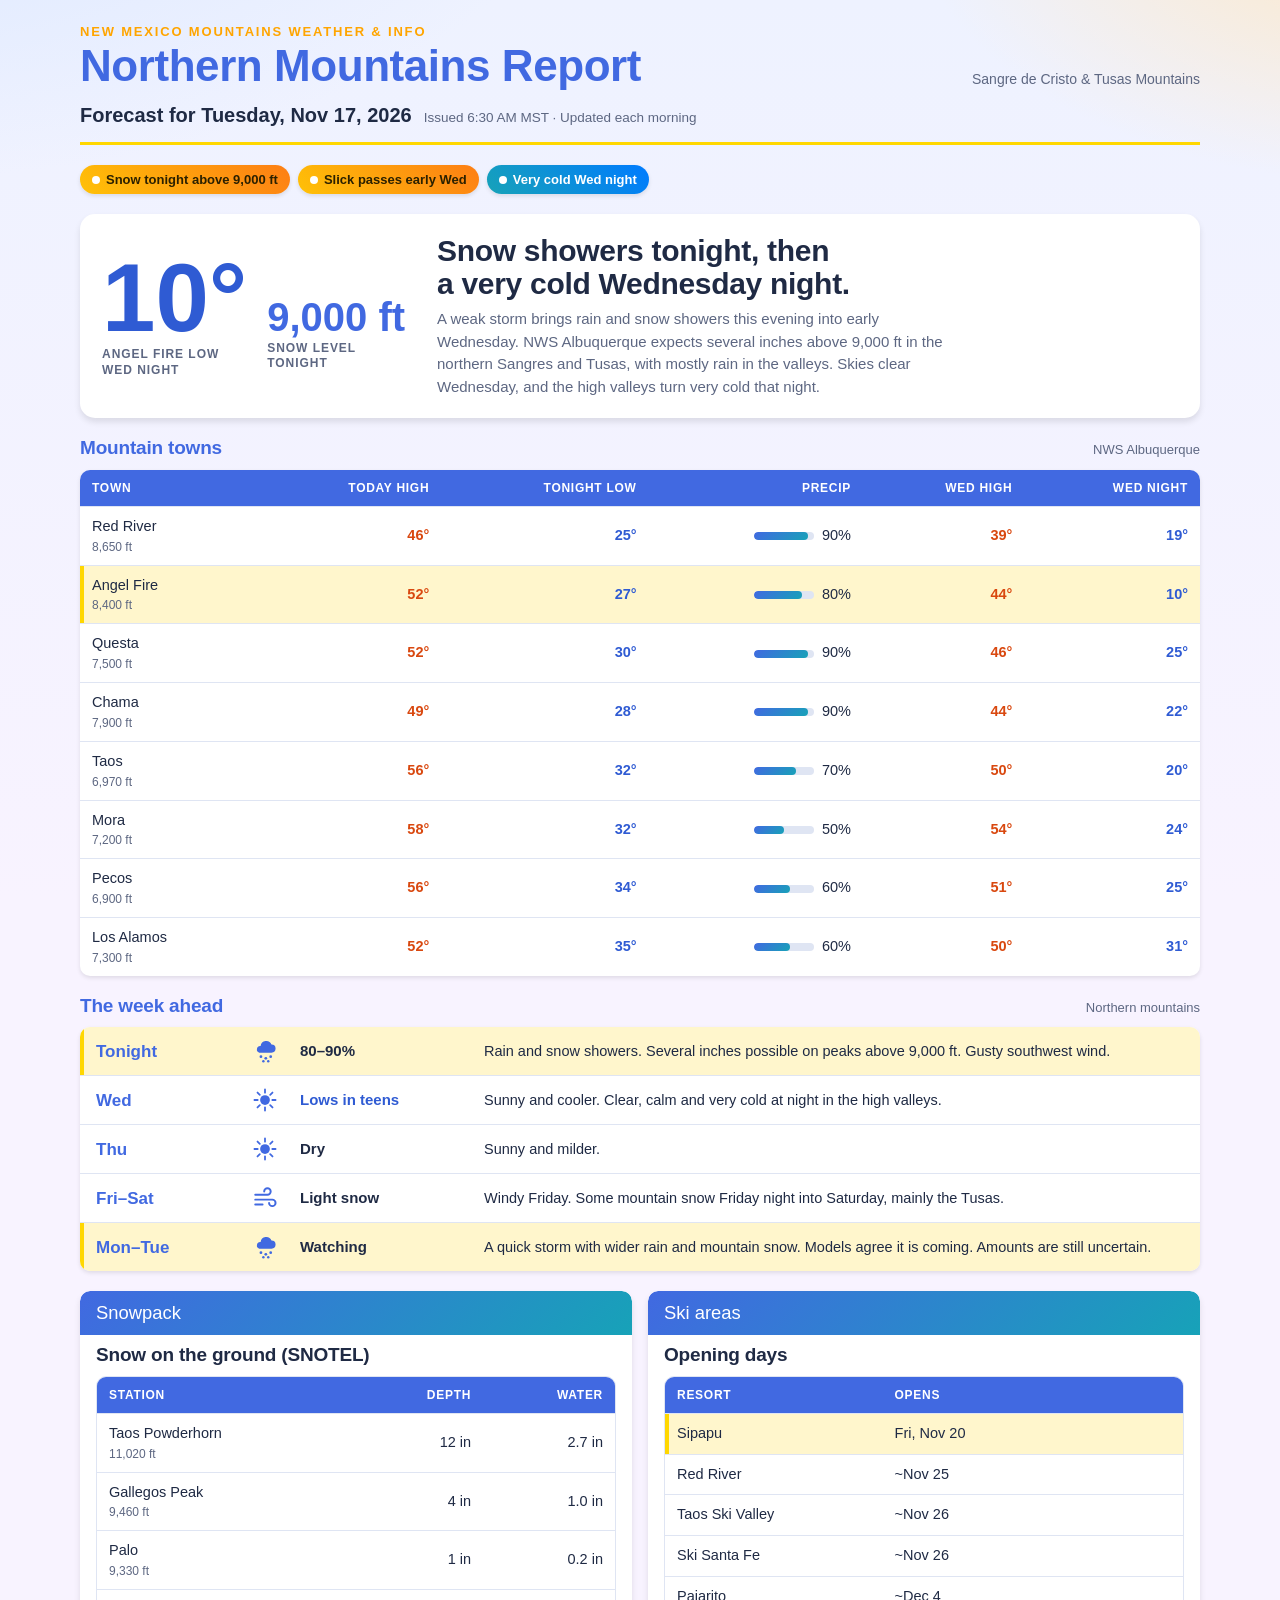
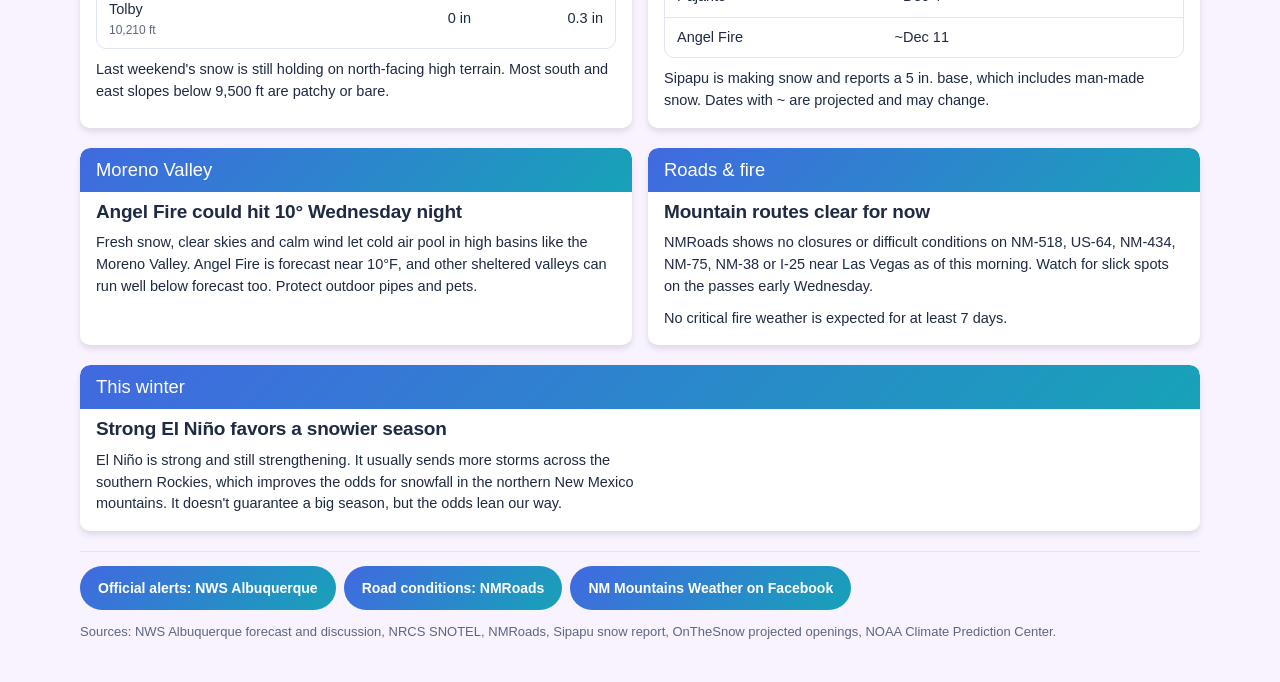
<file: nm-mountains-index.html>
<!doctype html>
<html lang="en">
<head>
<meta charset="utf-8">
<meta name="viewport" content="width=device-width, initial-scale=1, viewport-fit=cover">
<title>Northern Mountains Report | NM Mountains Weather &amp; Info</title>
<meta name="description" content="Town forecasts, snowpack, ski area openings and road conditions for the northern New Mexico mountains.">
<meta property="og:title" content="Northern Mountains Report | NM Mountains Weather &amp; Info">
<meta property="og:description" content="Town forecasts, snowpack, ski area openings and road conditions for the northern New Mexico mountains.">
<meta property="og:type" content="website">
<style>:root{color-scheme:light dark;padding-top:env(safe-area-inset-top,0px);padding-bottom:env(safe-area-inset-bottom,0px)} body{margin:0} img{max-width:100%} [hidden]{display:none!important}</style>
<link rel="preconnect" href="https://fonts.googleapis.com">
<link rel="stylesheet" href="https://fonts.googleapis.com/css2?family=Barlow+Condensed:wght@500;600&family=IBM+Plex+Mono:wght@400;500&family=Inter:wght@400;500;600&display=swap">
<link rel="stylesheet" href="../assets/style.css">
</head>
<body>
<svg width="0" height="0" style="position:absolute" aria-hidden="true">
  <symbol id="sun" viewBox="0 0 32 32"><circle cx="16" cy="16" r="6" fill="currentColor"/><g stroke="currentColor" stroke-width="2.2" stroke-linecap="round" fill="none"><path d="M16 3v4M16 25v4M3 16h4M25 16h4M6.8 6.8l2.8 2.8M22.4 22.4l2.8 2.8M6.8 25.2l2.8-2.8M22.4 9.6l2.8-2.8"/></g></symbol>
  <symbol id="moon" viewBox="0 0 32 32"><path d="M20.5 4.5A11.5 11.5 0 1 0 27.5 21 9 9 0 0 1 20.5 4.5z" fill="currentColor"/></symbol>
  <symbol id="pcloud" viewBox="0 0 32 32"><circle cx="11" cy="11" r="5" fill="currentColor" opacity=".55"/><path d="M10 26h14a5 5 0 0 0 0-10 7 7 0 0 0-13.4 1.8A4.2 4.2 0 0 0 10 26z" fill="currentColor"/></symbol>
  <symbol id="rain" viewBox="0 0 32 32"><path d="M9 19h15a5 5 0 0 0 0-10 7 7 0 0 0-13.4 1.8A4.2 4.2 0 0 0 9 19z" fill="currentColor"/><g stroke="currentColor" stroke-width="2.2" stroke-linecap="round"><path d="M11 23l-1.5 4M17 23l-1.5 4M23 23l-1.5 4"/></g></symbol>
  <symbol id="snow" viewBox="0 0 32 32"><path d="M9 18h15a5 5 0 0 0 0-10 7 7 0 0 0-13.4 1.8A4.2 4.2 0 0 0 9 18z" fill="currentColor"/><g fill="currentColor"><circle cx="11" cy="23" r="1.7"/><circle cx="17" cy="25" r="1.7"/><circle cx="23" cy="23" r="1.7"/><circle cx="14" cy="28.5" r="1.5"/><circle cx="20" cy="28.5" r="1.5"/></g></symbol>
  <symbol id="wind" viewBox="0 0 32 32"><g stroke="currentColor" stroke-width="2.4" stroke-linecap="round" fill="none"><path d="M4 12h15a4 4 0 1 0-4-4"/><path d="M4 18h21a4 4 0 1 1-4 4"/><path d="M4 24h9"/></g></symbol>
</svg>
<div class="page nm">
<main class="wrap">

  <header class="mast">
    <div class="mast-top">
      <div>
        <div class="brand">New Mexico Mountains Weather &amp; Info</div>
        <h1>Northern Mountains Report</h1>
      </div>
      <div class="area">Sangre de Cristo &amp; Tusas Mountains</div>
    </div>
    <div class="when"><b>Forecast for Tuesday, Nov 17, 2026</b><span>Issued 6:30 AM MST · Updated each morning</span></div>
  </header>

  <div class="status">
    <span class="chip watch"><i></i>Snow tonight above 9,000 ft</span>
    <span class="chip watch"><i></i>Slick passes early Wed</span>
    <span class="chip cold"><i></i>Very cold Wed night</span>
  </div>

  <section class="hero" aria-label="Today at a glance">
    <div class="reading">
      <div><span class="big-cold">10°</span><small>Angel Fire low<br>Wed night</small></div>
      <div><span class="side">9,000 ft</span><small>Snow level<br>tonight</small></div>
    </div>
    <div>
      <h2>Snow showers tonight, then a very cold Wednesday night.</h2>
      <p>A weak storm brings rain and snow showers this evening into early Wednesday. NWS Albuquerque expects several inches above 9,000 ft in the northern Sangres and Tusas, with mostly rain in the valleys. Skies clear Wednesday, and the high valleys turn very cold that night.</p>
    </div>
  </section>

  <section aria-label="Town forecasts">
    <div class="sec-h"><h3>Mountain towns</h3><span>NWS Albuquerque</span></div>
    <div class="tbl">
      <table>
        <thead><tr><th>Town</th><th class="hide-sm">Today high</th><th>Tonight low</th><th>Precip</th><th class="hide-sm">Wed high</th><th>Wed night</th></tr></thead>
        <tbody>
          <tr><td>Red River<span class="el">8,650 ft</span></td><td class="num hide-sm"><span class="h">46°</span></td><td class="num"><span class="l">25°</span></td><td class="num"><span class="meter"><i style="width:90%"></i></span>90%</td><td class="num hide-sm"><span class="h">39°</span></td><td class="num"><span class="l">19°</span></td></tr>
          <tr class="key"><td>Angel Fire<span class="el">8,400 ft</span></td><td class="num hide-sm"><span class="h">52°</span></td><td class="num"><span class="l">27°</span></td><td class="num"><span class="meter"><i style="width:80%"></i></span>80%</td><td class="num hide-sm"><span class="h">44°</span></td><td class="num"><span class="l">10°</span></td></tr>
          <tr><td>Questa<span class="el">7,500 ft</span></td><td class="num hide-sm"><span class="h">52°</span></td><td class="num"><span class="l">30°</span></td><td class="num"><span class="meter"><i style="width:90%"></i></span>90%</td><td class="num hide-sm"><span class="h">46°</span></td><td class="num"><span class="l">25°</span></td></tr>
          <tr><td>Chama<span class="el">7,900 ft</span></td><td class="num hide-sm"><span class="h">49°</span></td><td class="num"><span class="l">28°</span></td><td class="num"><span class="meter"><i style="width:90%"></i></span>90%</td><td class="num hide-sm"><span class="h">44°</span></td><td class="num"><span class="l">22°</span></td></tr>
          <tr><td>Taos<span class="el">6,970 ft</span></td><td class="num hide-sm"><span class="h">56°</span></td><td class="num"><span class="l">32°</span></td><td class="num"><span class="meter"><i style="width:70%"></i></span>70%</td><td class="num hide-sm"><span class="h">50°</span></td><td class="num"><span class="l">20°</span></td></tr>
          <tr><td>Mora<span class="el">7,200 ft</span></td><td class="num hide-sm"><span class="h">58°</span></td><td class="num"><span class="l">32°</span></td><td class="num"><span class="meter"><i style="width:50%"></i></span>50%</td><td class="num hide-sm"><span class="h">54°</span></td><td class="num"><span class="l">24°</span></td></tr>
          <tr><td>Pecos<span class="el">6,900 ft</span></td><td class="num hide-sm"><span class="h">56°</span></td><td class="num"><span class="l">34°</span></td><td class="num"><span class="meter"><i style="width:60%"></i></span>60%</td><td class="num hide-sm"><span class="h">51°</span></td><td class="num"><span class="l">25°</span></td></tr>
          <tr><td>Los Alamos<span class="el">7,300 ft</span></td><td class="num hide-sm"><span class="h">52°</span></td><td class="num"><span class="l">35°</span></td><td class="num"><span class="meter"><i style="width:60%"></i></span>60%</td><td class="num hide-sm"><span class="h">50°</span></td><td class="num"><span class="l">31°</span></td></tr>
        </tbody>
      </table>
    </div>
  </section>

  <section aria-label="Week ahead">
    <div class="sec-h"><h3>The week ahead</h3><span>Northern mountains</span></div>
    <div class="days">
      <div class="day flag"><b>Tonight</b><svg aria-hidden="true"><use href="#snow"/></svg><span class="hl">80–90%</span><p>Rain and snow showers. Several inches possible on peaks above 9,000 ft. Gusty southwest wind.</p></div>
      <div class="day"><b>Wed</b><svg aria-hidden="true"><use href="#sun"/></svg><span class="hl"><span class="l">Lows in teens</span></span><p>Sunny and cooler. Clear, calm and very cold at night in the high valleys.</p></div>
      <div class="day"><b>Thu</b><svg aria-hidden="true"><use href="#sun"/></svg><span class="hl">Dry</span><p>Sunny and milder.</p></div>
      <div class="day"><b>Fri–Sat</b><svg aria-hidden="true"><use href="#wind"/></svg><span class="hl">Light snow</span><p>Windy Friday. Some mountain snow Friday night into Saturday, mainly the Tusas.</p></div>
      <div class="day flag"><b>Mon–Tue</b><svg aria-hidden="true"><use href="#snow"/></svg><span class="hl">Watching</span><p>A quick storm with wider rain and mountain snow. Models agree it is coming. Amounts are still uncertain.</p></div>
    </div>
  </section>

  <div class="grid2">
    <section class="panel">
      <span class="k">Snowpack</span>
      <h3>Snow on the ground (SNOTEL)</h3>
      <div class="tbl">
        <table>
          <thead><tr><th>Station</th><th>Depth</th><th>Water</th></tr></thead>
          <tbody>
            <tr><td>Taos Powderhorn<span class="el">11,020 ft</span></td><td class="num">12 in</td><td class="num">2.7 in</td></tr>
            <tr><td>Gallegos Peak<span class="el">9,460 ft</span></td><td class="num">4 in</td><td class="num">1.0 in</td></tr>
            <tr><td>Palo<span class="el">9,330 ft</span></td><td class="num">1 in</td><td class="num">0.2 in</td></tr>
            <tr><td>Tolby<span class="el">10,210 ft</span></td><td class="num">0 in</td><td class="num">0.3 in</td></tr>
          </tbody>
        </table>
      </div>
      <p>Last weekend's snow is still holding on north-facing high terrain. Most south and east slopes below 9,500 ft are patchy or bare.</p>
    </section>
    <section class="panel">
      <span class="k">Ski areas</span>
      <h3>Opening days</h3>
      <div class="tbl">
        <table>
          <thead><tr><th>Resort</th><th>Opens</th></tr></thead>
          <tbody>
            <tr class="key"><td>Sipapu</td><td class="num">Fri, Nov 20</td></tr>
            <tr><td>Red River</td><td class="num">~Nov 25</td></tr>
            <tr><td>Taos Ski Valley</td><td class="num">~Nov 26</td></tr>
            <tr><td>Ski Santa Fe</td><td class="num">~Nov 26</td></tr>
            <tr><td>Pajarito</td><td class="num">~Dec 4</td></tr>
            <tr><td>Angel Fire</td><td class="num">~Dec 11</td></tr>
          </tbody>
        </table>
      </div>
      <p>Sipapu is making snow and reports a 5 in. base, which includes man-made snow. Dates with ~ are projected and may change.</p>
    </section>
  </div>

  <div class="grid2">
    <section class="panel">
      <span class="k">Moreno Valley</span>
      <h3>Angel Fire could hit 10° Wednesday night</h3>
      <p>Fresh snow, clear skies and calm wind let cold air pool in high basins like the Moreno Valley. Angel Fire is forecast near <span class="num">10°F</span>, and other sheltered valleys can run well below forecast too. Protect outdoor pipes and pets.</p>
    </section>
    <section class="panel">
      <span class="k">Roads &amp; fire</span>
      <h3>Mountain routes clear for now</h3>
      <p>NMRoads shows no closures or difficult conditions on NM-518, US-64, NM-434, NM-75, NM-38 or I-25 near Las Vegas as of this morning. Watch for slick spots on the passes early Wednesday.</p>
      <p>No critical fire weather is expected for at least 7 days.</p>
    </section>
  </div>

  <section class="panel">
    <span class="k">This winter</span>
    <h3>Strong El Niño favors a snowier season</h3>
    <p>El Niño is strong and still strengthening. It usually sends more storms across the southern Rockies, which improves the odds for snowfall in the northern New Mexico mountains. It doesn't guarantee a big season, but the odds lean our way.</p>
  </section>

  <footer class="foot">
    <div class="links">
      <a href="https://www.weather.gov/abq/">Official alerts: NWS Albuquerque</a>
      <a href="https://www.nmroads.com">Road conditions: NMRoads</a>
      <a href="https://www.facebook.com/jicaritapeak/">NM Mountains Weather on Facebook</a>
    </div>
    <p>Sources: NWS Albuquerque forecast and discussion, NRCS SNOTEL, NMRoads, Sipapu snow report, OnTheSnow projected openings, NOAA Climate Prediction Center.</p>
  </footer>

</main>
</div>
</body>
</html>
</file>
<file: assets/style.css>
/* Styled to match the Ralph's Weather main app (weather_app/static/weather/css/style.css):
   royal blue + gold palette, Manrope / Space Grotesk, soft gradient background,
   white rounded cards with blue gradient headers, temperature-colored readouts. */
:root{
  --weather-primary:#4169e1; --weather-accent:#ffd700; --weather-accent-dark:#ffa500;
  --weather-info:#17a2b8; --weather-secondary:#6c757d; --weather-ink:#1f2a44;
  --weather-surface:#ffffff; --weather-surface-alt:#f3f6ff; --weather-bg:#eef2ff; --weather-bg-2:#f8f3ff;
  --line:#dfe5f3; --muted:#5d6782; --warm:#d9480f; --cold:#2f5bd3; --ok:#28a745; --watch:#e0a800;
  --accent:var(--weather-primary); --accent-soft:#fff6cc;
  --grad:linear-gradient(135deg,var(--weather-primary),var(--weather-info));
  --shadow:0 2px 4px rgba(0,0,0,.1); --shadow-hi:0 4px 12px rgba(0,0,0,.18);
  --display:"Space Grotesk","Segoe UI",Tahoma,Geneva,Verdana,sans-serif;
  --body:"Manrope","Segoe UI",Tahoma,Geneva,Verdana,sans-serif;
  --data:"Space Grotesk","Segoe UI",Tahoma,sans-serif;
  color-scheme:light;
}
html{ background:#f8f3ff }
body{ font-family:var(--body); color:var(--weather-ink); font-size:15px; line-height:1.5;
  background:radial-gradient(1200px 600px at -10% -20%,#dbe7ff 0%,transparent 60%),
    radial-gradient(900px 500px at 110% -10%,#ffe7c2 0%,transparent 55%),
    linear-gradient(180deg,var(--weather-bg) 0%,var(--weather-bg-2) 100%); background-attachment:fixed; min-height:100vh }
.page{ min-height:100% }
h1,h2,h3{ font-family:var(--display); font-weight:700; letter-spacing:-.01em; text-wrap:balance; margin:0; line-height:1.1 }
p{ margin:0 }
a{ color:var(--weather-primary); text-decoration:none; transition:color .2s ease }
a:hover{ color:var(--weather-accent-dark) }
a:focus-visible{ outline:2px solid var(--weather-accent); outline-offset:2px; border-radius:4px }
.num{ font-family:var(--data); font-variant-numeric:tabular-nums }

/* top bar = the main app's navbar (solid royal blue, logo at 60px, faded white links with icons) */
.topbar{ background:var(--weather-primary) }
.topbar-in{ max-width:1120px; margin:0 auto; padding:13px max(16px,env(safe-area-inset-left,0px)); display:flex; align-items:center; gap:8px 28px; flex-wrap:wrap }
.topbar img{ height:60px; width:auto; display:block }
.topbar nav{ display:flex; gap:2px 6px; flex-wrap:wrap }
.topbar nav a{ color:rgba(255,255,255,.55); font-family:var(--body); font-weight:400; font-size:16px; padding:8px; min-height:44px; display:inline-flex; align-items:center; gap:5px }
.topbar nav a i{ font-size:.95em }
.topbar nav a:hover,.topbar nav a:focus{ color:var(--weather-accent) }
.topbar nav a[aria-current="page"]{ color:#fff }

.wrap{ max-width:1120px; margin:0 auto; padding-left:max(16px,env(safe-area-inset-left,0px)); padding-right:max(16px,env(safe-area-inset-right,0px)); padding-block:22px 40px; display:flex; flex-direction:column; gap:20px }

/* page header */
.mast{ display:flex; flex-direction:column; gap:10px }
.mast-top{ display:flex; flex-wrap:wrap; align-items:flex-end; justify-content:space-between; gap:6px 16px }
.brand{ font-family:var(--display); font-size:13px; font-weight:700; letter-spacing:.14em; text-transform:uppercase; color:var(--weather-accent-dark) }
.mast h1{ font-size:clamp(30px,6vw,44px); color:var(--weather-primary) }
.area{ font-size:14px; color:var(--muted) }
.when{ display:flex; flex-wrap:wrap; align-items:baseline; gap:4px 12px; padding-bottom:12px; border-bottom:3px solid var(--weather-accent) }
.when b{ font-family:var(--display); font-size:20px; font-weight:600 }
.when span{ font-size:13.5px; color:var(--muted) }

/* status chips */
.status{ display:flex; flex-wrap:wrap; gap:8px; align-items:center }
.chip{ display:inline-flex; align-items:center; gap:6px; font-size:13px; font-weight:700; padding:5px 12px; border-radius:25px; background:var(--weather-surface); box-shadow:var(--shadow); white-space:nowrap; font-family:var(--display) }
.chip i{ width:8px; height:8px; border-radius:50%; background:var(--ok); flex:none }
.chip.watch{ background:linear-gradient(45deg,#ffc107,#fd7e14); color:#2b2100 } .chip.watch i{ background:#fff }
.chip.cold{ background:linear-gradient(45deg,#17a2b8,#007bff); color:#fff } .chip.cold i{ background:#fff }

/* hero */
.hero{ display:grid; grid-template-columns:auto 1fr; gap:20px 32px; align-items:center; background:var(--weather-surface); border-radius:15px; box-shadow:0 4px 6px rgba(0,0,0,.1); padding:20px 22px }
.reading{ display:flex; align-items:baseline; flex-wrap:wrap; gap:6px 20px; font-family:var(--display); line-height:.9 }
.reading .hi{ font-size:clamp(60px,12vw,96px); color:var(--warm); font-weight:700 }
.reading .lo{ font-size:clamp(34px,7vw,50px); color:var(--cold); font-weight:700 }
.reading .big-cold{ font-size:clamp(60px,12vw,96px); color:var(--cold); font-weight:700 }
.reading .side{ font-size:clamp(30px,6vw,40px); color:var(--weather-primary); font-weight:700 }
.reading small{ display:block; font-family:var(--body); font-size:12px; font-weight:600; letter-spacing:.08em; text-transform:uppercase; color:var(--muted); margin-top:6px; line-height:1.3 }
.hero h2{ font-size:clamp(22px,4.2vw,30px); margin-bottom:8px }
.hero p{ color:var(--muted); max-width:62ch }
.hero > div{ min-width:0 }

/* section heads */
.sec-h{ display:flex; justify-content:space-between; align-items:baseline; gap:12px; margin-bottom:10px }
.sec-h h3{ font-size:19px; color:var(--weather-primary) }
.sec-h span{ font-size:13px; color:var(--muted) }

/* hourly cards (temperature-colored like the main app) */
.strip{ display:grid; grid-template-columns:repeat(6,1fr); gap:10px }
.slot{ padding:12px 8px 14px; display:flex; flex-direction:column; align-items:center; gap:4px; text-align:center; border-radius:10px; box-shadow:var(--shadow); background:var(--weather-surface); transition:transform .3s ease, box-shadow .3s ease }
.slot:hover{ transform:translateY(-3px); box-shadow:var(--shadow-hi) }
.slot .t{ font-size:12px; font-weight:700; letter-spacing:.06em; text-transform:uppercase; opacity:.85; font-family:var(--display) }
.slot svg{ width:30px; height:30px; color:currentColor }
.slot .deg{ font-family:var(--display); font-size:30px; font-weight:700; line-height:1 }
.slot .w{ font-size:12px; opacity:.85 }
.slot .d{ font-size:13px; font-weight:600 }
.tb--10{ background:linear-gradient(135deg,#0f0f3d 0%,#000 100%); color:#fff }
.tb-0{ background:linear-gradient(135deg,#191970 0%,#0f0f3d 100%); color:#fff }
.tb-10{ background:linear-gradient(135deg,#4169e1 0%,#191970 100%); color:#fff }
.tb-20{ background:linear-gradient(135deg,#1e90ff 0%,#4169e1 100%); color:#fff }
.tb-30{ background:linear-gradient(135deg,#00ced1 0%,#1e90ff 100%); color:#000 }
.tb-frz{ background:linear-gradient(135deg,#00ced1 0%,#1e90ff 100%); color:#fff }
.tb-40{ background:linear-gradient(135deg,#48d1cc 0%,#00ced1 100%); color:#000 }
.tb-50{ background:linear-gradient(135deg,#66cdaa 0%,#48d1cc 100%); color:#000 }
.tb-60{ background:linear-gradient(135deg,#bdb76b 0%,#9acd32 100%); color:#000 }
.tb-70{ background:linear-gradient(135deg,#f0e68c 0%,#bdb76b 100%); color:#000 }
.tb-80{ background:linear-gradient(135deg,#ffd700 0%,#ffa500 100%); color:#000 }
.tb-90{ background:linear-gradient(135deg,#ffa500 0%,#ff6347 100%); color:#000 }
.tb-100{ background:linear-gradient(135deg,#ff6347 0%,#ff4500 100%); color:#000 }
.tb-110{ background:linear-gradient(135deg,#fff 0%,#fffacd 100%); color:#000 }

/* outlook list */
.days{ background:var(--weather-surface); border-radius:10px; overflow:hidden; box-shadow:var(--shadow) }
.day{ display:grid; grid-template-columns:96px 34px 132px 1fr; gap:4px 14px; align-items:center; padding:11px 16px; border-top:1px solid var(--line) }
.day:first-child{ border-top:0 }
.day b{ white-space:nowrap; font-family:var(--display); font-size:17px; font-weight:700; color:var(--weather-primary) }
.day svg{ width:26px; height:26px; color:var(--weather-primary) }
.day p{ font-size:14.5px; min-width:0 }
.day .hl{ font-family:var(--data); font-size:15px; font-weight:600; white-space:nowrap }
.day .hl .h{ color:var(--warm) } .day .hl .l{ color:var(--cold) }
.day.flag{ background:var(--accent-soft); box-shadow:inset 4px 0 0 var(--weather-accent) }

/* panels = main-app cards with gradient headers */
.grid2{ display:grid; grid-template-columns:1fr 1fr; gap:16px }
.panel{ background:var(--weather-surface); border-radius:10px; box-shadow:0 4px 6px rgba(0,0,0,.1); padding:0 0 16px; display:flex; flex-direction:column; gap:10px; min-width:0; overflow:hidden }
.panel > *{ margin-inline:16px }
.panel > .k{ margin:0; padding:8px 16px; background:var(--grad); color:#fff; font-family:var(--display); font-size:clamp(1rem,.5vw + .9rem,1.15rem); font-weight:400; border-radius:10px 10px 0 0 }
.panel h3{ font-size:19px }
.panel p{ font-size:14.5px; max-width:68ch }
.facts{ display:grid; grid-template-columns:repeat(4,1fr); gap:10px }
.fact{ padding:14px; min-width:0; border-radius:15px; color:#fff; background:linear-gradient(135deg,var(--weather-primary) 0%,#667eea 100%); box-shadow:0 4px 6px rgba(0,0,0,.1) }
.fact .k{ font-size:11.5px; font-weight:700; letter-spacing:.1em; text-transform:uppercase; opacity:.9 }
.fact .v{ font-family:var(--display); font-size:22px; font-weight:700; margin-top:2px }
.fact p{ font-size:13px; opacity:.92 }

/* tables (main-app .table-weather) */
.tbl{ overflow-x:auto; border-radius:10px; background:var(--weather-surface); box-shadow:var(--shadow) }
.panel .tbl{ box-shadow:none; border:1px solid var(--line) }
table{ border-collapse:collapse; width:100%; font-size:14.5px }
th,td{ padding:9px 12px; text-align:right; white-space:nowrap; border-top:1px solid var(--line) }
thead th{ border-top:0; background:var(--weather-primary); color:#fff; font-family:var(--display); font-size:12px; letter-spacing:.06em; text-transform:uppercase; font-weight:600 }
th:first-child,td:first-child{ text-align:left }
td.num{ font-family:var(--data) }
td .h{ color:var(--warm); font-weight:600 } td .l{ color:var(--cold); font-weight:600 }
td .el{ display:block; font-size:12px; color:var(--muted) }
tr.key td{ background:var(--accent-soft) }
tr.key td:first-child{ box-shadow:inset 4px 0 0 var(--weather-accent) }
.meter{ display:inline-block; width:60px; height:8px; border-radius:4px; background:var(--line); vertical-align:middle; margin-right:8px; overflow:hidden }
.meter i{ display:block; height:100%; border-radius:4px; background:var(--grad) }

/* footer */
.foot{ border-top:1px solid var(--line); padding-top:14px; font-size:13px; color:var(--muted); display:flex; flex-direction:column; gap:12px }
.links{ display:flex; flex-wrap:wrap; gap:8px }
.links a{ display:inline-flex; align-items:center; min-height:44px; padding:0 18px; border-radius:25px; background:var(--grad); color:#fff; font-family:var(--display); font-size:14px; font-weight:600; transition:transform .3s ease, box-shadow .3s ease }
.links a:hover{ color:#fff; transform:translateY(-2px); box-shadow:0 4px 8px rgba(255,215,0,.45) }

@media (max-width:760px){
  .strip{ grid-template-columns:repeat(3,1fr) }
  .grid2{ grid-template-columns:1fr }
  .facts{ grid-template-columns:1fr 1fr }
}
@media (max-width:600px){
  .hide-sm{ display:none }
  th,td{ padding:9px 7px }
  thead th{ white-space:normal; letter-spacing:.03em; line-height:1.25; vertical-align:bottom }
  td.num .meter{ display:none }
  .topbar img{ height:40px }
  .topbar nav a{ font-size:14px; padding:6px }
}
@media (max-width:520px){
  .hero{ grid-template-columns:1fr; gap:14px; padding:16px }
  .chip{ font-size:12.5px; padding:4px 10px; gap:5px }
  .day{ grid-template-columns:80px 26px 1fr; padding:11px 14px }
  .day b{ grid-column:1; grid-row:1 } .day svg{ grid-column:2; grid-row:1 }
  .day .hl{ grid-column:3; grid-row:1 } .day p{ grid-column:3; grid-row:2 }
  .when b{ font-size:18px }
  .topbar-in{ gap:2px 12px; padding-block:8px }
}
@media (hover:none){ .slot:hover{ transform:none } }

/* landing */
.cards{ display:grid; grid-template-columns:1fr 1fr; gap:16px }
.card{ display:flex; flex-direction:column; gap:8px; padding:20px; border-radius:10px; background:var(--weather-surface); box-shadow:var(--shadow); color:var(--weather-ink); border:2px solid transparent; transition:transform .3s ease, box-shadow .3s ease }
.card:hover{ transform:translateY(-5px); box-shadow:var(--shadow-hi); border-color:var(--weather-accent); color:var(--weather-ink) }
.card h2{ font-size:24px; color:var(--weather-primary) }
.card p{ color:var(--muted) }
.card .go{ font-weight:700; color:var(--weather-primary); font-family:var(--display) }
@media (max-width:640px){ .cards{ grid-template-columns:1fr } }

/* two-column text tables (Travel routes, ski status): wrap long text instead of scrolling */
.tbl table:has(thead th:nth-child(2):last-child) th,
.tbl table:has(thead th:nth-child(2):last-child) td{ white-space:normal; text-align:left; vertical-align:top }
.tbl table:has(thead th:nth-child(2):last-child) td:first-child{ width:42% }
.tbl table:has(thead th:nth-child(2):last-child) td.num{ font-family:inherit }

/* wrap long text everywhere instead of overlapping or clipping (Nov 23, 2026) */
.day .hl{ white-space:normal; min-width:0; overflow-wrap:break-word; line-height:1.25 }
@media (min-width:521px){ .day{ grid-template-columns:142px 34px minmax(132px,170px) 1fr } }
@media (max-width:520px){ .day{ grid-template-columns:122px 26px 1fr; gap:4px 10px } .day b{ font-size:15px } }
th,td{ white-space:normal; overflow-wrap:break-word }
td.num{ white-space:nowrap }
</file>
